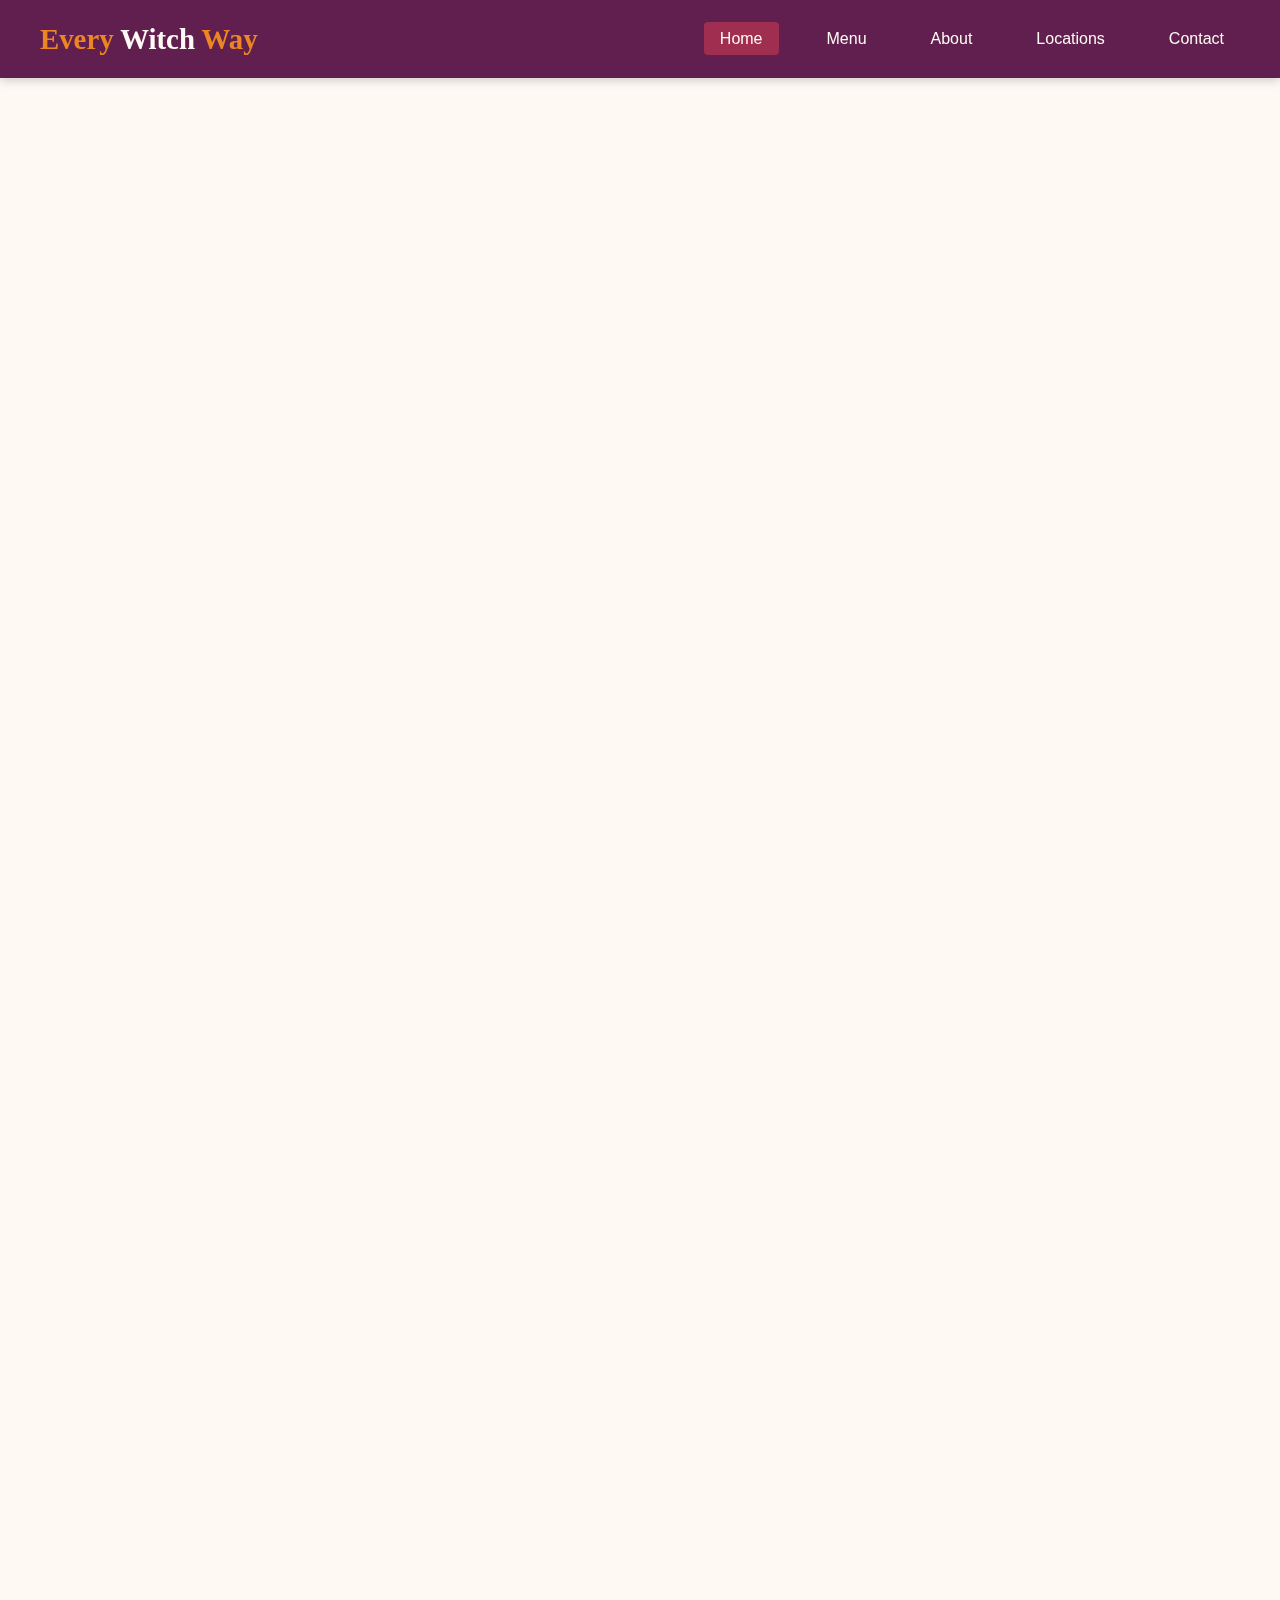
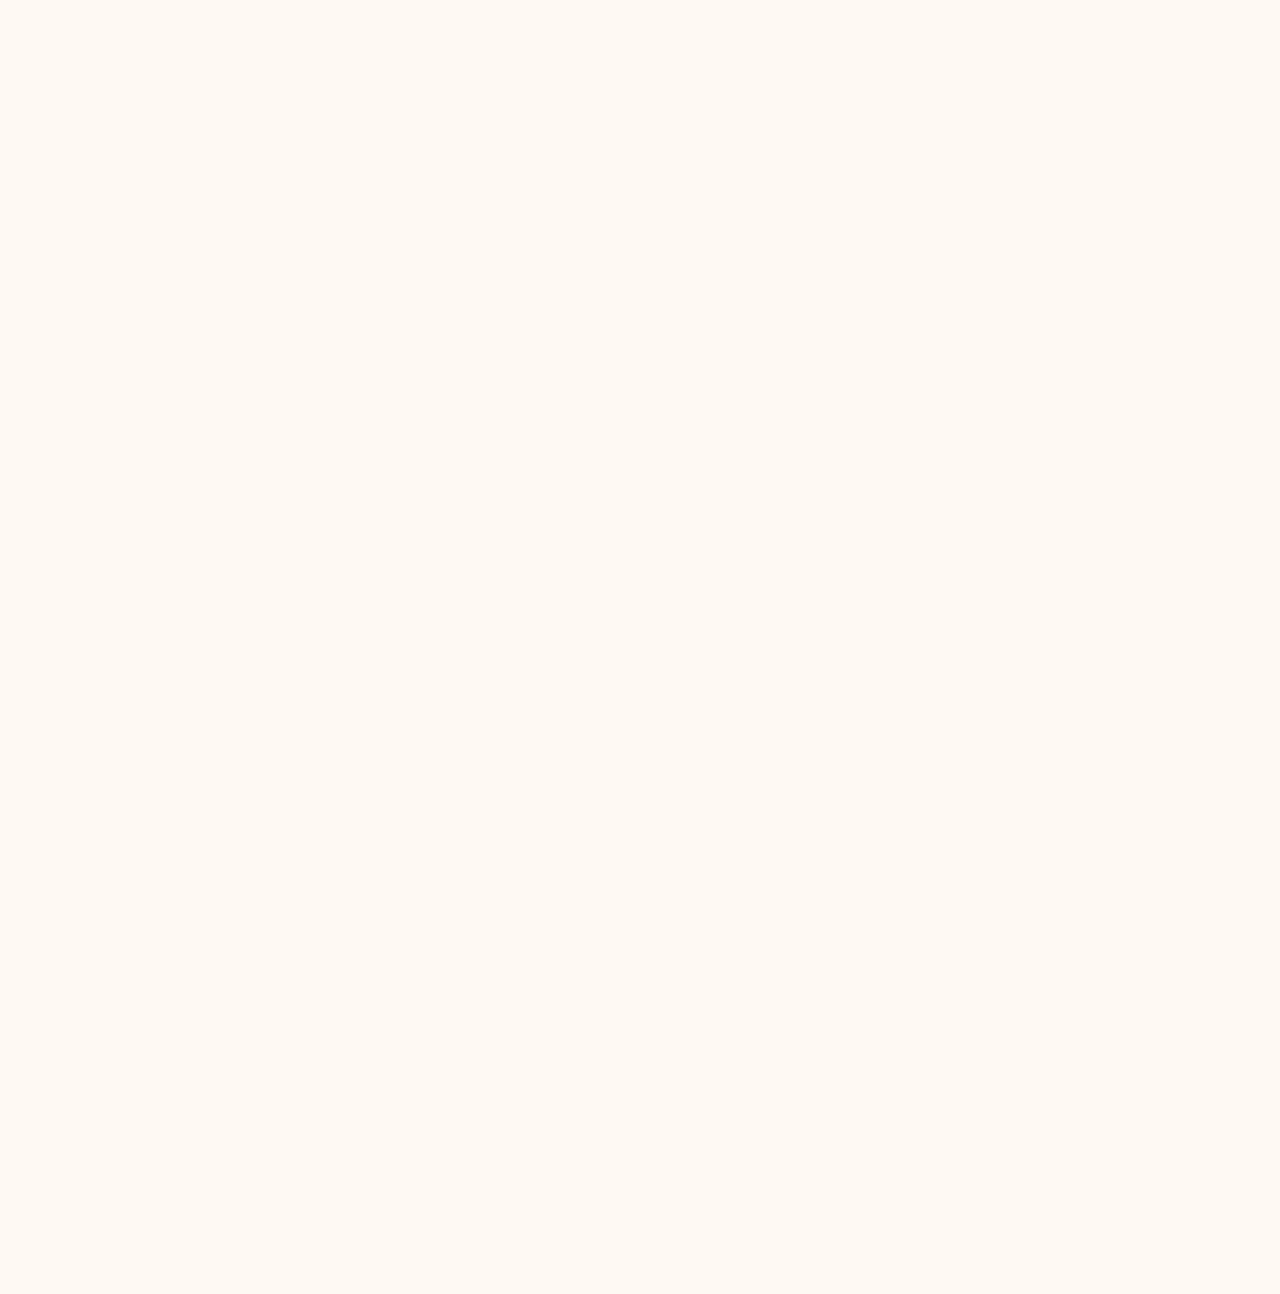
<file: index.html>
<!DOCTYPE html>
<html lang="en">

<head>
    <meta charset="UTF-8">
    <meta name="viewport" content="width=device-width, initial-scale=1.0">
    <title>Every Witch Way | Bakery & Coffee Shop</title>
    <link rel="stylesheet" href="styles.css">
</head>

<body>
    <!-- Header/Navigation -->
    <header>
        <nav>
            <a href="index.html" class="logo">Every <span>Witch</span> Way</a>
            <div class="nav-toggle" onclick="toggleNav()">
                <span></span>
                <span></span>
                <span></span>
            </div>
            <ul class="nav-links" id="navLinks">
                <li><a href="index.html" class="active">Home</a></li>
                <li><a href="menu.html">Menu</a></li>
                <li><a href="about.html">About</a></li>
                <li><a href="locations.html">Locations</a></li>
                <li><a href="contact.html">Contact</a></li>
            </ul>
        </nav>
    </header>

    <!-- Page Content Wrapper for Transitions -->
    <div class="page-wrapper">
        <!-- Hero Section -->
        <section class="hero">
            <div class="hero-content">
                <h1>Every Witch Way</h1>
                <p class="tagline">"Come sit a spell"</p>
                <p>Where enchanting pastries meet perfectly crafted coffee in the heart of downtown Orlando. A cozy
                    haven for students, dreamers, and anyone seeking a magical escape.</p>
                <a href="menu.html" class="btn btn-primary">View Our Menu</a>
            </div>
        </section>

        <!-- Featured Items Section -->
        <section class="featured">
            <div class="container">
                <h2>Bewitching Favorites</h2>
                <div class="featured-grid">
                    <div class="featured-item">
                        <div class="image-container">
                            <img src="images/featured-latte.jpg"
                                alt="Witch's Brew Latte - Seasonal pumpkin spice latte with cinnamon">
                        </div>
                        <div class="featured-item-content">
                            <h3>Witch's Brew Latte</h3>
                            <p>Our signature espresso blend infused with autumn spices, topped with velvety foam and a
                                sprinkle of cinnamon magic.</p>
                        </div>
                    </div>
                    <div class="featured-item">
                        <div class="image-container">
                            <img src="images/featured-croissants.jpg"
                                alt="Cauldron Croissants - Fresh baked butter croissants">
                        </div>
                        <div class="featured-item-content">
                            <h3>Cauldron Croissants</h3>
                            <p>Flaky, buttery layers of perfection baked fresh every morning. Available in classic,
                                chocolate, and seasonal flavors.</p>
                        </div>
                    </div>
                    <div class="featured-item">
                        <div class="image-container">
                            <img src="images/featured-mocha.jpg"
                                alt="Moonlit Mocha - Rich dark chocolate espresso drink">
                        </div>
                        <div class="featured-item-content">
                            <h3>Moonlit Mocha</h3>
                            <p>Rich dark chocolate meets bold espresso in this enchanting creation, finished with
                                house-made whipped cream.</p>
                        </div>
                    </div>
                </div>
            </div>
        </section>

        <!-- About Preview Section -->
        <section class="about-preview">
            <div class="container">
                <div class="about-grid">
                    <div class="about-text">
                        <h2>More Than a Coffee Shop</h2>
                        <p>Every Witch Way is where the art of baking meets the craft of coffee. We've created a
                            sanctuary where the aroma of freshly baked goods mingles with the rich scent of expertly
                            brewed coffee.</p>
                        <p>Whether you're a college student seeking the perfect study spot, a remote worker needing a
                            change of scenery, or simply someone who appreciates quality treats, our doors are open to
                            you.</p>
                        <p>Step inside and discover why our regulars call us their home away from home. With cozy
                            corners, reliable WiFi, and a warm atmosphere that celebrates the magic of autumn
                            year-round, you'll find it hard to leave.</p>
                        <a href="about.html" class="btn btn-primary">Our Story</a>
                    </div>
                    <div class="image-container">
                        <img src="images/cafe-interior.jpg" alt="Every Witch Way cafe interior with cozy autumn decor">
                    </div>
                </div>
            </div>
        </section>

        <!-- Hours Section -->
        <section class="hours-section">
            <div class="container">
                <h2>Cafe Hours</h2>
                <div class="hours-grid">
                    <div class="hours-item">
                        <h3>Monday - Friday</h3>
                        <p>6:30 AM - 10:00 PM</p>
                    </div>
                    <div class="hours-item">
                        <h3>Saturday</h3>
                        <p>7:00 AM - 11:00 PM</p>
                    </div>
                    <div class="hours-item">
                        <h3>Sunday</h3>
                        <p>8:00 AM - 8:00 PM</p>
                    </div>
                </div>
            </div>
        </section>

        <!-- Footer -->
        <footer>
            <div class="footer-content">
                <div class="footer-section">
                    <h4>Every Witch Way</h4>
                    <p>A magical bakery and coffee experience in the heart of Orlando.</p>
                </div>
                <div class="footer-section">
                    <h4>Quick Links</h4>
                    <a href="index.html">Home</a>
                    <a href="menu.html">Menu</a>
                    <a href="about.html">About</a>
                    <a href="locations.html">Locations</a>
                    <a href="contact.html">Contact</a>
                </div>
                <div class="footer-section">
                    <h4>Downtown Orlando</h4>
                    <p>123 Enchanted Lane<br>Orlando, FL 32801</p>
                    <p>Phone: (407) 555-BREW</p>
                </div>
                <div class="footer-section">
                    <h4>Follow the Magic</h4>
                    <a href="#">Instagram</a>
                    <a href="#">Facebook</a>
                    <a href="#">Twitter</a>
                </div>
            </div>
            <div class="footer-bottom">
                <p>&copy; 2024 Every Witch Way. All rights reserved.</p>
            </div>
        </footer>
    </div>

    <script src="scripts.js"></script>
</body>

</html>
</file>
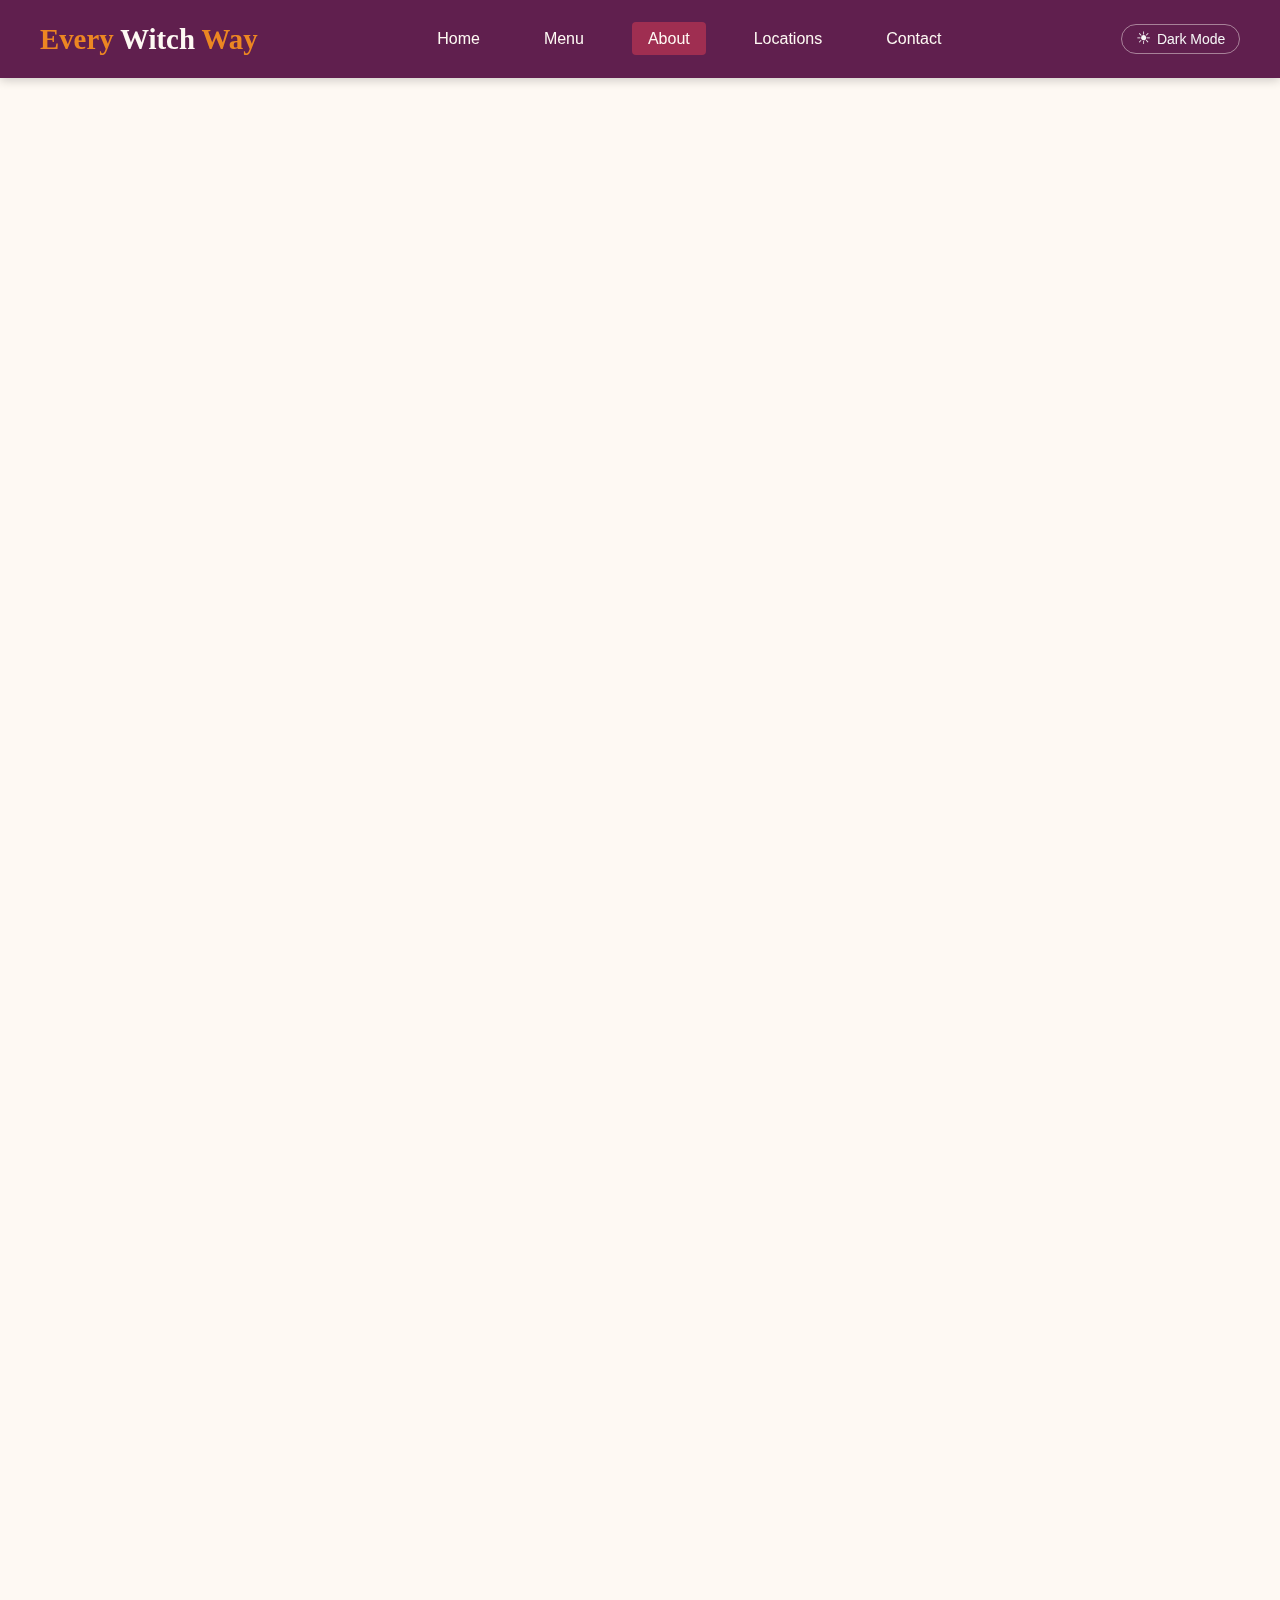
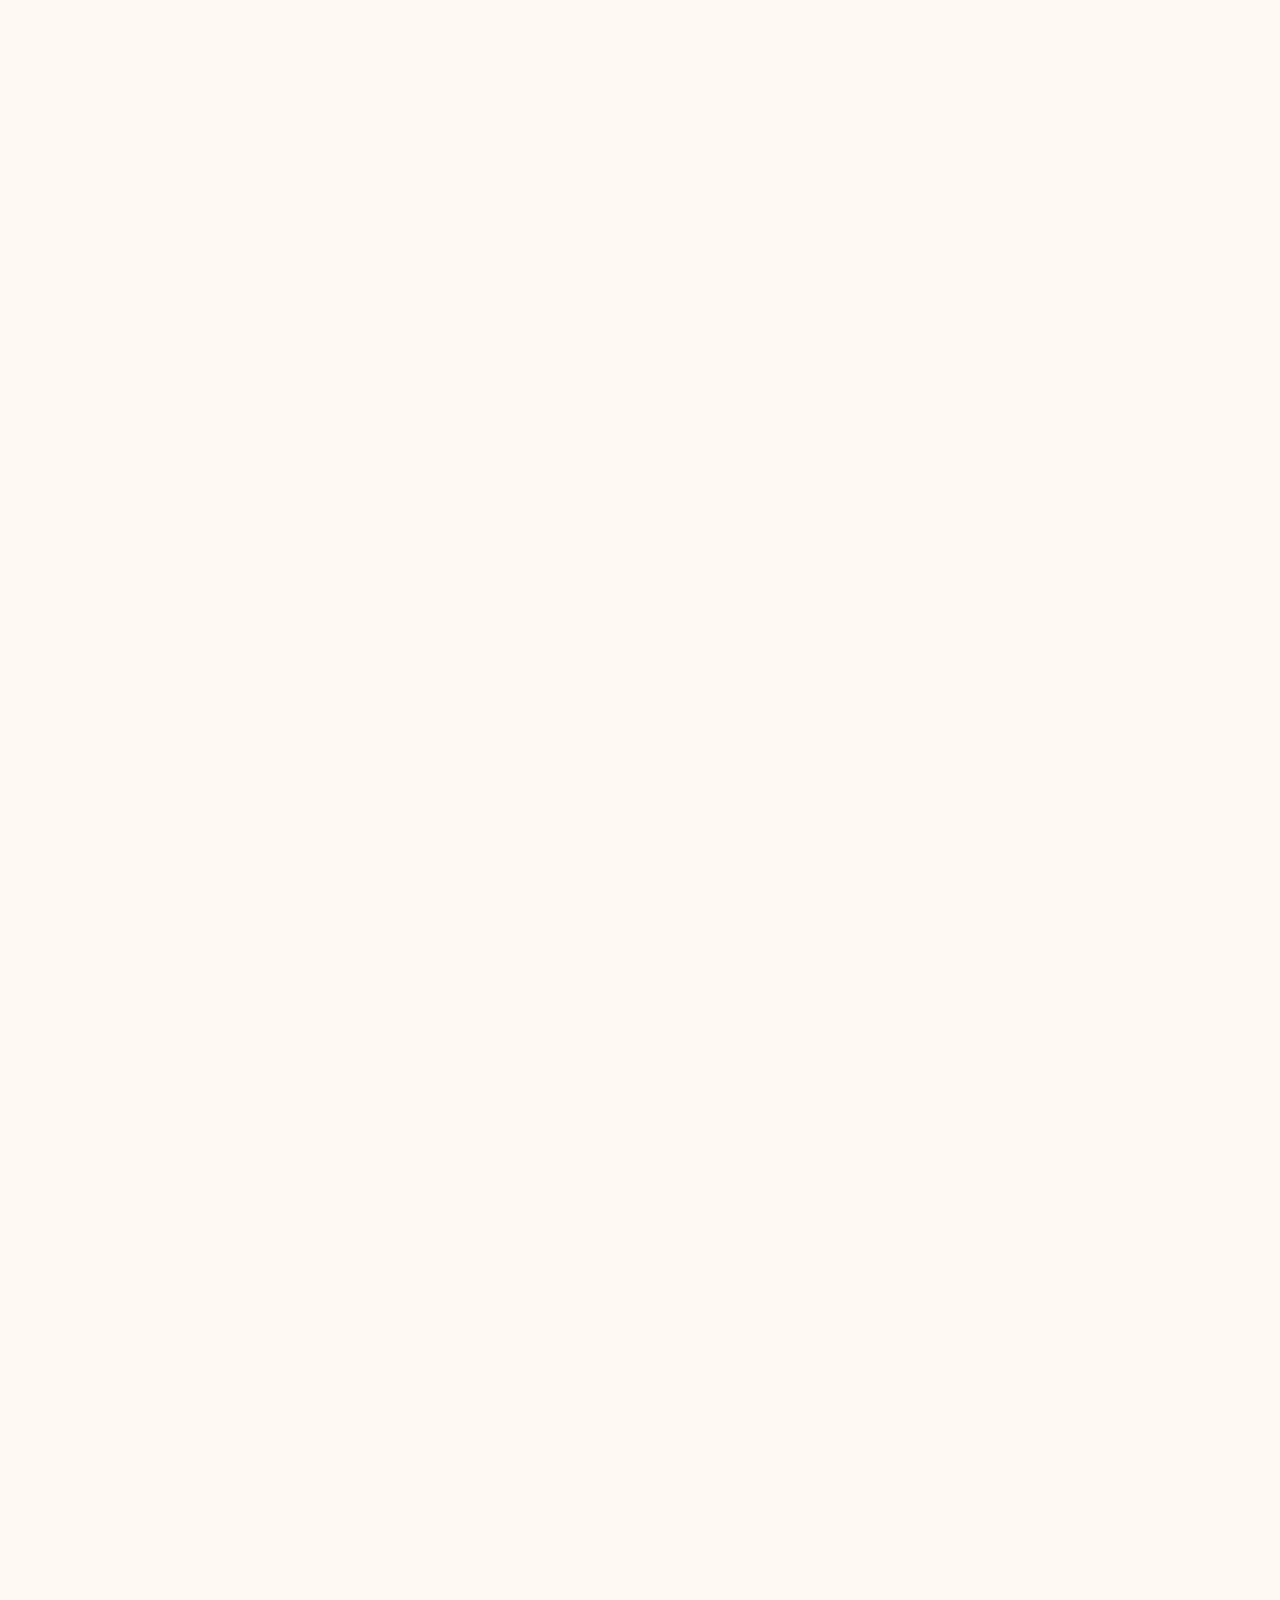
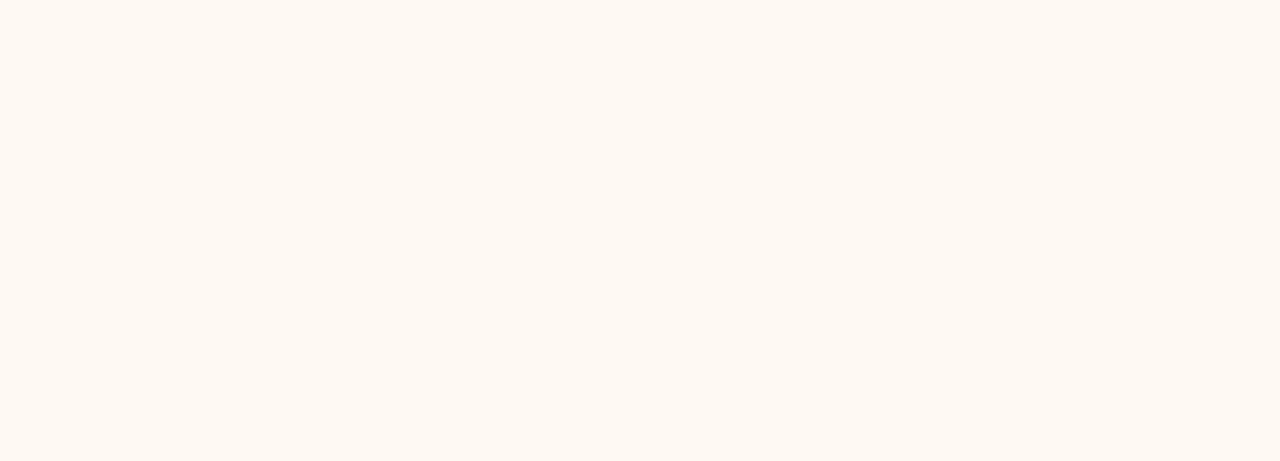
<file: about.html>
<!DOCTYPE html>
<html lang="en">
<head>
    <meta charset="UTF-8">
    <meta name="viewport" content="width=device-width, initial-scale=1.0">
    <title>About | Every Witch Way</title>
    <link rel="stylesheet" href="styles.css">
    <script>
        (function () {
            try {
                var saved = localStorage.getItem('theme');
                var prefersDark = window.matchMedia('(prefers-color-scheme: dark)').matches;
                var theme = saved ?? (prefersDark ? 'dark' : 'light');
                document.documentElement.setAttribute('data-theme', theme);
            } catch (e) {}
        })();
    </script>
</head>
<body>
    <!-- Header/Navigation -->
    <header>
        <nav>
            <a href="index.html" class="logo">Every <span>Witch</span> Way</a>
            <div class="nav-toggle" onclick="toggleNav()">
                <span></span>
                <span></span>
                <span></span>
            </div>
            <button id="theme-toggle" type="button">Dark Mode</button>
            <ul class="nav-links" id="navLinks">
                <li><a href="index.html">Home</a></li>
                <li><a href="menu.html">Menu</a></li>
                <li><a href="about.html" class="active">About</a></li>
                <li><a href="locations.html">Locations</a></li>
                <li><a href="contact.html">Contact</a></li>
            </ul>
        </nav>
    </header>

    <!-- Page Content Wrapper for Transitions -->
    <div class="page-wrapper">
        <!-- About Hero -->
        <section class="hero" style="padding: 4rem 2rem;">
            <div class="hero-content">
                <h1>Our Story</h1>
                <p>Where passion for baking and love for coffee create something truly magical</p>
            </div>
        </section>

        <!-- Story Section -->
        <section class="story-section">
            <div class="container">
                <div class="story-content">
                    <div>
                        <h2 style="text-align: left;">A Fusion of Two Worlds</h2>
                        <p>Every Witch Way was born from a simple observation: why should you have to choose between an exceptional bakery and an outstanding coffee shop? In 2018, we set out to create a space where artisan baking and craft coffee coexist in perfect harmony.</p>
                        <p>Our founders, lifelong friends who met in culinary school, shared a vision of creating the ultimate neighborhood hangout. One was a pastry chef trained in Paris, the other a coffee roaster who had traveled the world studying brewing techniques. Together, they created Every Witch Way.</p>
                        <p>The name came from our belief that there's magic in bringing people together over great food and drink. We wanted a space that felt like a warm hug on a crisp autumn day, where the stress of daily life melts away the moment you walk through our doors.</p>
                        <p>What started as a small corner shop in downtown Orlando has grown into a beloved Central Florida institution, but our commitment to quality and community remains unchanged.</p>
                    </div>
                    <div class="image-container">
                        <img src="images/founders.jpg" alt="Every Witch Way founders in the original downtown Orlando location">
                    </div>
                </div>
            </div>
        </section>

        <!-- Mission Section -->
        <section class="mission-section">
            <div class="container">
                <h2>Our Mission</h2>
                <p style="max-width: 700px; margin: 0 auto; font-size: 1.2rem;">To create a welcoming sanctuary where exceptional baked goods and perfectly crafted beverages bring people together, one cup and one bite at a time.</p>
                <div class="mission-points">
                    <div class="mission-point">
                        <h3>Quality First</h3>
                        <p>We source the finest ingredients from local farms and trusted suppliers. Our coffee beans are ethically sourced and roasted in small batches. Every pastry is made from scratch, every day.</p>
                    </div>
                    <div class="mission-point">
                        <h3>Community Focus</h3>
                        <p>We believe a cafe should be more than a transaction. We've designed our spaces to encourage connection, whether you're studying alone, catching up with friends, or meeting someone new.</p>
                    </div>
                    <div class="mission-point">
                        <h3>Constant Innovation</h3>
                        <p>While we honor traditional techniques, we're always experimenting. Our seasonal menus reflect our curiosity and desire to surprise and delight our guests with new flavors.</p>
                    </div>
                </div>
            </div>
        </section>

        <!-- Team Section -->
        <section class="team-section">
            <div class="container">
                <h2>The Makers of Magic</h2>
                <div class="team-grid">
                    <div class="team-member">
                        <div class="image-container">
                            <img src="images/team-elena.jpg" alt="Elena Rodriguez - Co-Founder and Head Baker">
                        </div>
                        <h3>Elena Rodriguez</h3>
                        <p class="role">Co-Founder & Head Baker</p>
                        <p>Trained at Le Cordon Bleu Paris, Elena brings European technique and Florida creativity to every pastry she creates. Her cinnamon rolls have been called "life-changing."</p>
                    </div>
                    <div class="team-member">
                        <div class="image-container">
                            <img src="images/team-marcus.jpg" alt="Marcus Chen - Co-Founder and Coffee Director">
                        </div>
                        <h3>Marcus Chen</h3>
                        <p class="role">Co-Founder & Coffee Director</p>
                        <p>After apprenticing with roasters in Ethiopia, Colombia, and Italy, Marcus developed our signature blends. He personally trains every barista on our team.</p>
                    </div>
                    <div class="team-member">
                        <div class="image-container">
                            <img src="images/team-sophie.jpg" alt="Sophie Williams - Pastry Chef">
                        </div>
                        <h3>Sophie Williams</h3>
                        <p class="role">Pastry Chef</p>
                        <p>Sophie joined us three years ago and has become the creative force behind our seasonal specials. Her cauldron cakes are a customer favorite.</p>
                    </div>
                </div>
            </div>
        </section>

        <!-- What Sets Us Apart -->
        <section class="featured">
            <div class="container">
                <h2>What Sets Us Apart</h2>
                <div class="featured-grid">
                    <div class="featured-item">
                        <div class="featured-item-content">
                            <h3>Baked Fresh Daily</h3>
                            <p>We start baking at 4 AM every single day. No day-old pastries, no frozen dough. When you bite into a croissant at Every Witch Way, you're tasting something that was in our oven just hours ago.</p>
                        </div>
                    </div>
                    <div class="featured-item">
                        <div class="featured-item-content">
                            <h3>Study-Friendly Spaces</h3>
                            <p>We get it - you need a place to focus. That's why we offer plenty of outlets, fast WiFi, and quiet corners designed for productivity. Stay as long as you need.</p>
                        </div>
                    </div>
                    <div class="featured-item">
                        <div class="featured-item-content">
                            <h3>Year-Round Autumn Vibes</h3>
                            <p>In Florida, we don't get much fall weather. But at Every Witch Way, it's always sweater season. Our cozy atmosphere brings the comfort of autumn regardless of what's happening outside.</p>
                        </div>
                    </div>
                </div>
            </div>
        </section>

        <!-- Footer -->
        <footer>
            <div class="footer-content">
                <div class="footer-section">
                    <h4>Every Witch Way</h4>
                    <p>A magical bakery and coffee experience in the heart of Orlando.</p>
                </div>
                <div class="footer-section">
                    <h4>Quick Links</h4>
                    <a href="index.html">Home</a>
                    <a href="menu.html">Menu</a>
                    <a href="about.html">About</a>
                    <a href="locations.html">Locations</a>
                    <a href="contact.html">Contact</a>
                </div>
                <div class="footer-section">
                    <h4>Downtown Orlando</h4>
                    <p>123 Enchanted Lane<br>Orlando, FL 32801</p>
                    <p>Phone: (407) 555-BREW</p>
                </div>
                <div class="footer-section">
                    <h4>Follow the Magic</h4>
                    <a href="#">Instagram</a>
                    <a href="#">Facebook</a>
                    <a href="#">Twitter</a>
                </div>
            </div>
            <div class="footer-bottom">
                <p>&copy; 2024 Every Witch Way. All rights reserved.</p>
            </div>
        </footer>
    </div>

    <script src="scripts.js"></script>
</body>
</html>
</file>
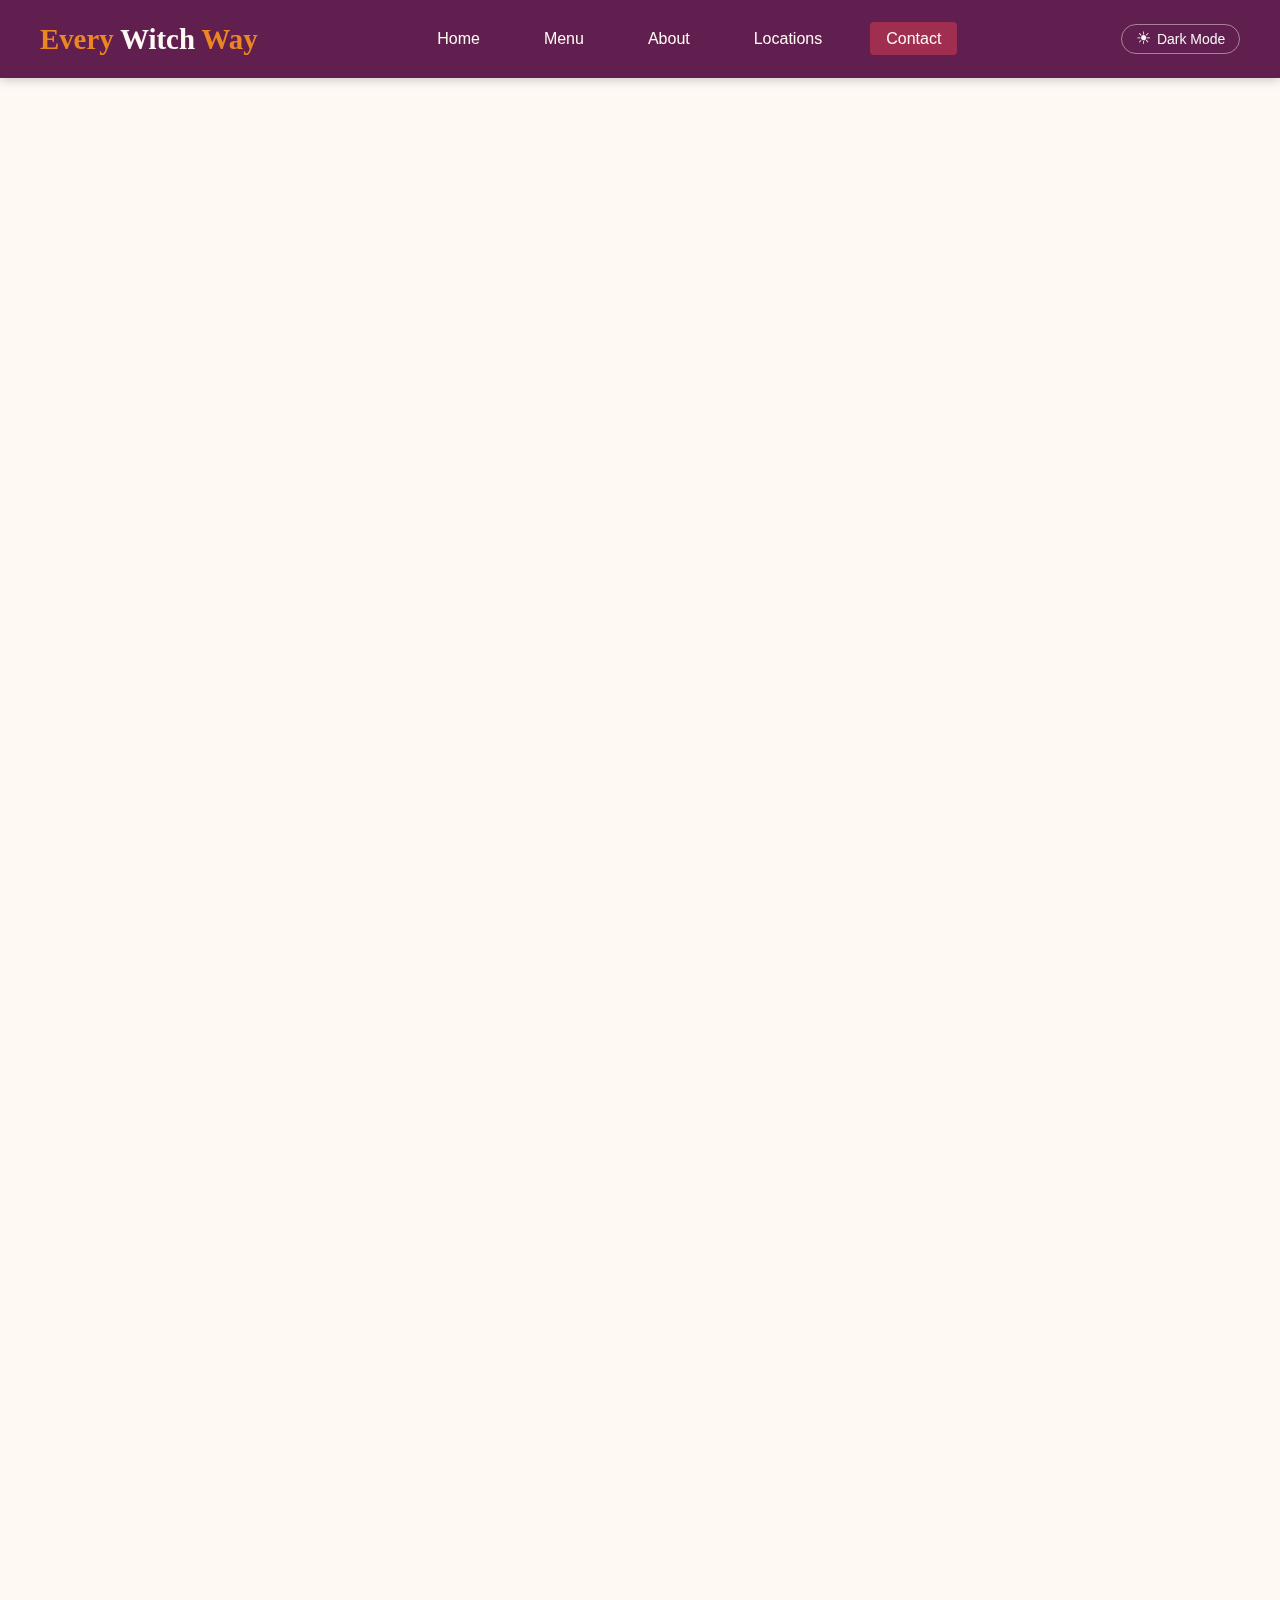
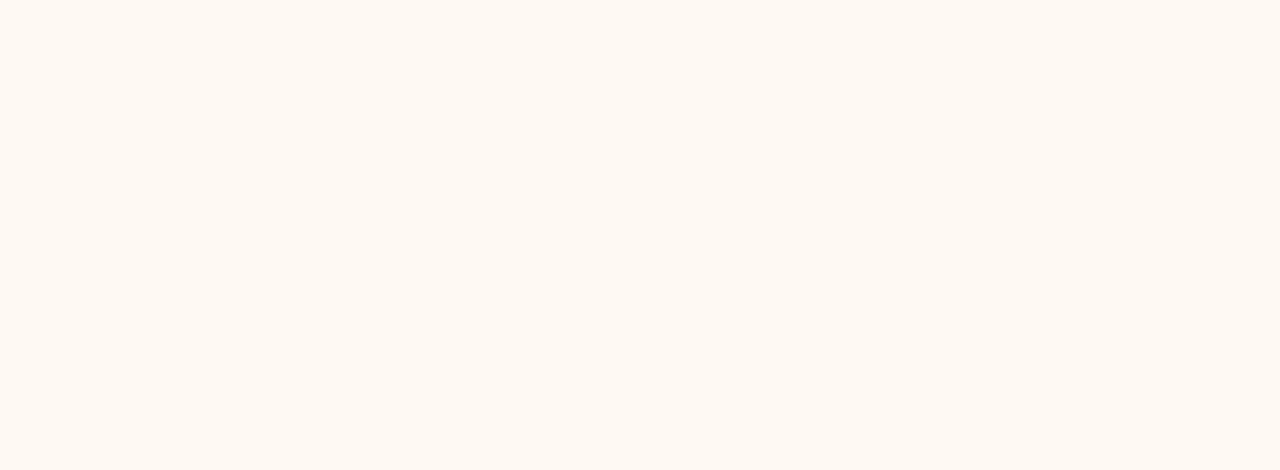
<file: contact.html>
<!DOCTYPE html>
<html lang="en">
<head>
    <meta charset="UTF-8">
    <meta name="viewport" content="width=device-width, initial-scale=1.0">
    <title>Contact | Every Witch Way</title>
    <link rel="stylesheet" href="styles.css">
    <script>
        (function () {
            try {
                var saved = localStorage.getItem('theme');
                var prefersDark = window.matchMedia('(prefers-color-scheme: dark)').matches;
                var theme = saved ?? (prefersDark ? 'dark' : 'light');
                document.documentElement.setAttribute('data-theme', theme);
            } catch (e) {}
        })();
    </script>
</head>
<body>
    <!-- Header/Navigation -->
    <header>
        <nav>
            <a href="index.html" class="logo">Every <span>Witch</span> Way</a>
            <div class="nav-toggle" onclick="toggleNav()">
                <span></span>
                <span></span>
                <span></span>
            </div>
            <button id="theme-toggle" type="button">Dark Mode</button>
            <ul class="nav-links" id="navLinks">
                <li><a href="index.html">Home</a></li>
                <li><a href="menu.html">Menu</a></li>
                <li><a href="about.html">About</a></li>
                <li><a href="locations.html">Locations</a></li>
                <li><a href="contact.html" class="active">Contact</a></li>
            </ul>
        </nav>
    </header>

    <!-- Page Content Wrapper for Transitions -->
    <div class="page-wrapper">
        <!-- Contact Hero -->
        <section class="contact-hero">
            <div class="hero-content">
                <h1>Get in Touch</h1>
                <p>Have a question, comment, or just want to say hello? We'd love to hear from you. Reach out and we'll respond as soon as possible.</p>
            </div>
        </section>

        <!-- Contact Content -->
        <section class="contact-content">
            <div class="container">
                <div class="contact-grid">
                    <!-- Contact Form -->
                    <div class="contact-form">
                        <h3>Send Us a Message</h3>
                        <form id="contactForm" onsubmit="handleSubmit(event)">
                            <div class="form-group">
                                <label for="name">Your Name</label>
                                <input type="text" id="name" name="name" required placeholder="Enter your name" autocomplete="name">
                                <span class="field-error" id="name-error" aria-live="polite"></span>
                            </div>
                            <div class="form-group">
                                <label for="email">Email Address</label>
                                <input type="email" id="email" name="email" required placeholder="Enter your email" autocomplete="email">
                                <span class="field-error" id="email-error" aria-live="polite"></span>
                            </div>
                            <div class="form-group">
                                <label for="subject">Subject</label>
                                <select id="subject" name="subject" required>
                                    <option value="">Select a topic</option>
                                    <option value="general">General Inquiry</option>
                                    <option value="catering">Catering Request</option>
                                    <option value="feedback">Feedback</option>
                                    <option value="careers">Career Opportunities</option>
                                    <option value="other">Other</option>
                                </select>
                                <span class="field-error" id="subject-error" aria-live="polite"></span>
                            </div>
                            <div class="form-group">
                                <label for="message">Your Message</label>
                                <textarea id="message" name="message" required placeholder="How can we help you?"></textarea>
                                <span class="field-error" id="message-error" aria-live="polite"></span>
                            </div>
                            <button type="submit" class="btn btn-primary" disabled>Send Message</button>
                        </form>
                    </div>

                    <!-- Contact Info -->
                    <div class="contact-info">
                        <h3>Contact Information</h3>
                        <div class="info-item">
                            <div class="info-icon">@</div>
                            <div>
                                <strong>Email</strong>
                                <p style="margin-bottom: 0;">hello@everywitchway.cafe</p>
                            </div>
                        </div>
                        <div class="info-item">
                            <div class="info-icon">P</div>
                            <div>
                                <strong>Phone (Downtown)</strong>
                                <p style="margin-bottom: 0;">(407) 555-BREW</p>
                            </div>
                        </div>
                        <div class="info-item">
                            <div class="info-icon">H</div>
                            <div>
                                <strong>Flagship Hours</strong>
                                <p style="margin-bottom: 0;">Mon-Fri: 6:30 AM - 10:00 PM<br>Sat: 7:00 AM - 11:00 PM<br>Sun: 8:00 AM - 8:00 PM</p>
                            </div>
                        </div>
                        <div class="info-item">
                            <div class="info-icon">L</div>
                            <div>
                                <strong>Flagship Location</strong>
                                <p style="margin-bottom: 0;">123 Enchanted Lane<br>Orlando, FL 32801</p>
                            </div>
                        </div>
                    </div>
                </div>
            </div>
        </section>

        <!-- FAQ Section -->
        <section class="featured">
            <div class="container">
                <h2>Frequently Asked Questions</h2>
                <div class="featured-grid">
                    <div class="featured-item">
                        <div class="featured-item-content">
                            <h3>Do you offer catering?</h3>
                            <p>Yes! We offer catering for events of all sizes. From breakfast meetings to wedding dessert tables, we'd love to be part of your special occasion. Contact us for a custom quote.</p>
                        </div>
                    </div>
                    <div class="featured-item">
                        <div class="featured-item-content">
                            <h3>Is there WiFi available?</h3>
                            <p>Absolutely! All our locations offer free, high-speed WiFi. We're proud to be a favorite study spot for local college students. Stay as long as you like!</p>
                        </div>
                    </div>
                    <div class="featured-item">
                        <div class="featured-item-content">
                            <h3>Are you hiring?</h3>
                            <p>We're always looking for passionate team members who love coffee, pastries, and creating great experiences. Send us your resume using the contact form above!</p>
                        </div>
                    </div>
                </div>
            </div>
        </section>

        <!-- Footer -->
        <footer>
            <div class="footer-content">
                <div class="footer-section">
                    <h4>Every Witch Way</h4>
                    <p>A magical bakery and coffee experience in the heart of Orlando.</p>
                </div>
                <div class="footer-section">
                    <h4>Quick Links</h4>
                    <a href="index.html">Home</a>
                    <a href="menu.html">Menu</a>
                    <a href="about.html">About</a>
                    <a href="locations.html">Locations</a>
                    <a href="contact.html">Contact</a>
                </div>
                <div class="footer-section">
                    <h4>Downtown Orlando</h4>
                    <p>123 Enchanted Lane<br>Orlando, FL 32801</p>
                    <p>Phone: (407) 555-BREW</p>
                </div>
                <div class="footer-section">
                    <h4>Follow the Magic</h4>
                    <a href="#">Instagram</a>
                    <a href="#">Facebook</a>
                    <a href="#">Twitter</a>
                </div>
            </div>
            <div class="footer-bottom">
                <p>&copy; 2024 Every Witch Way. All rights reserved.</p>
            </div>
        </footer>
    </div>

    <script src="scripts.js"></script>
</body>
</html>
</file>
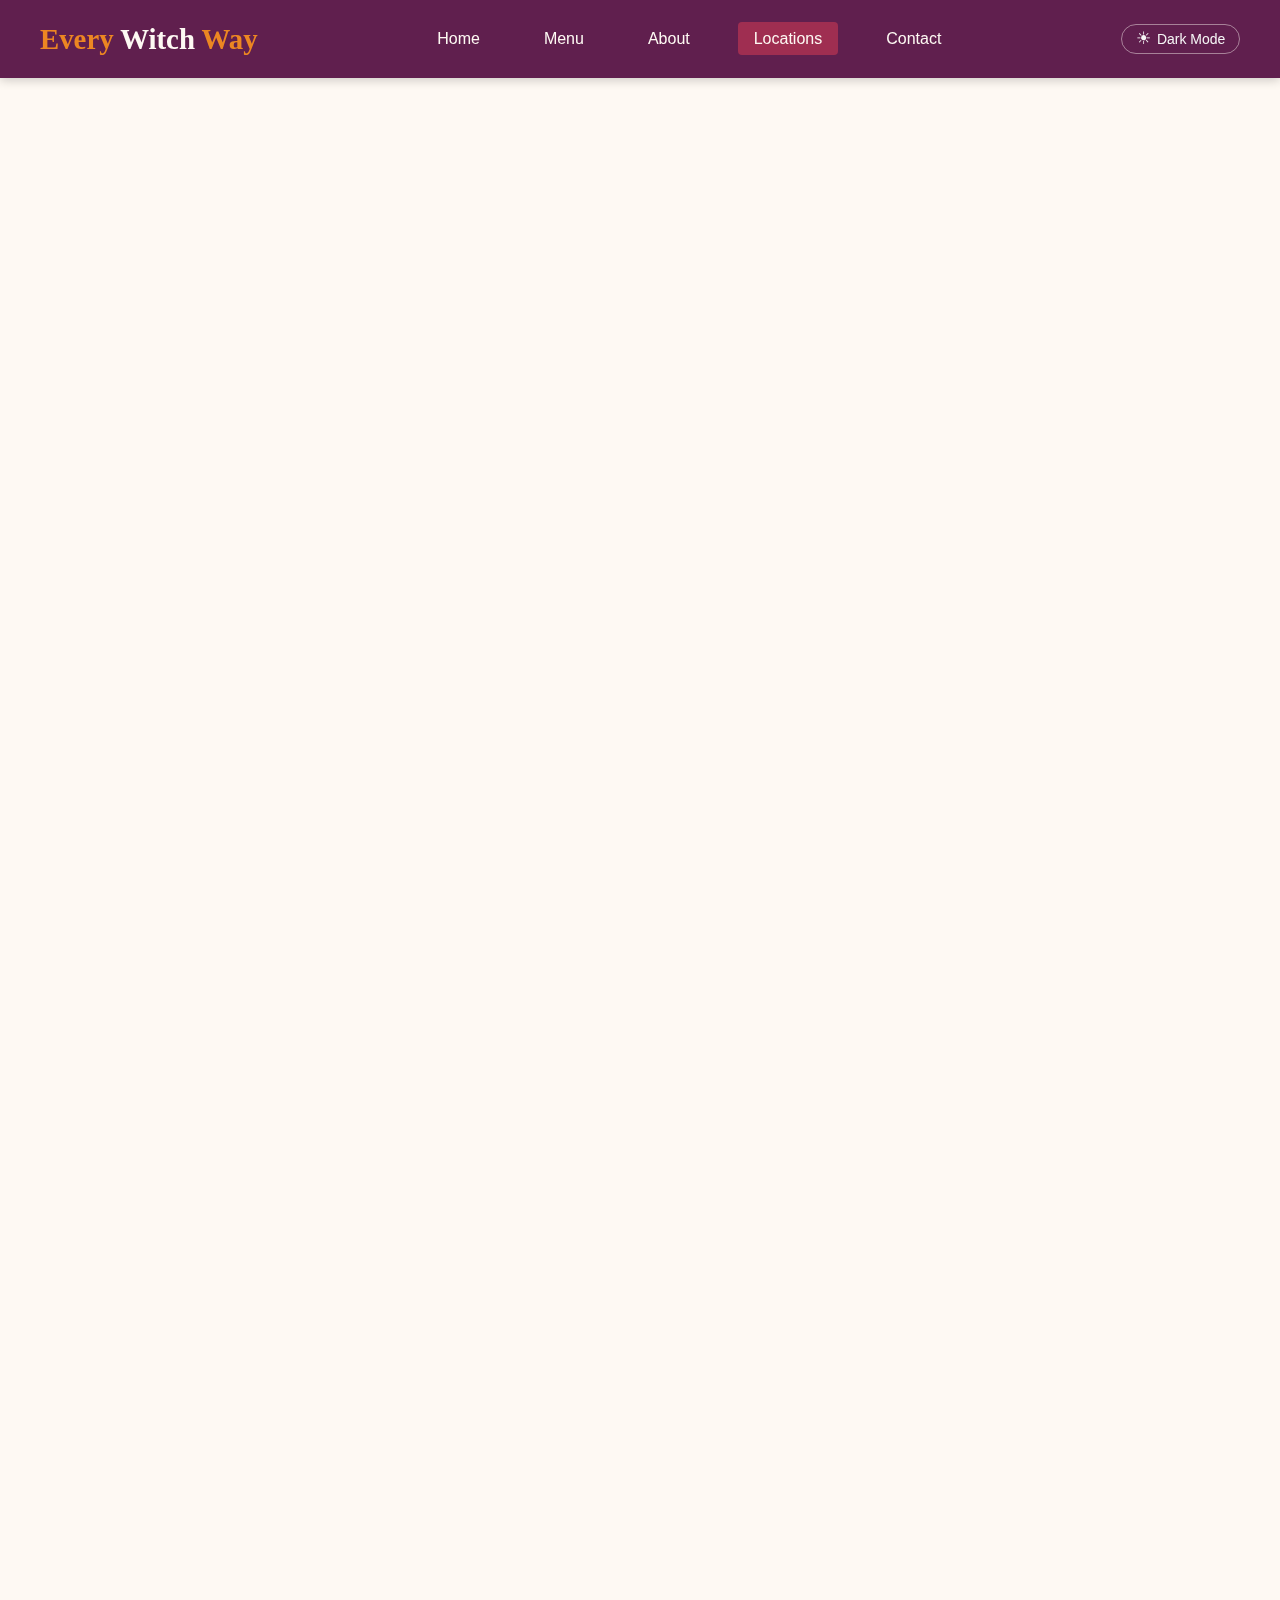
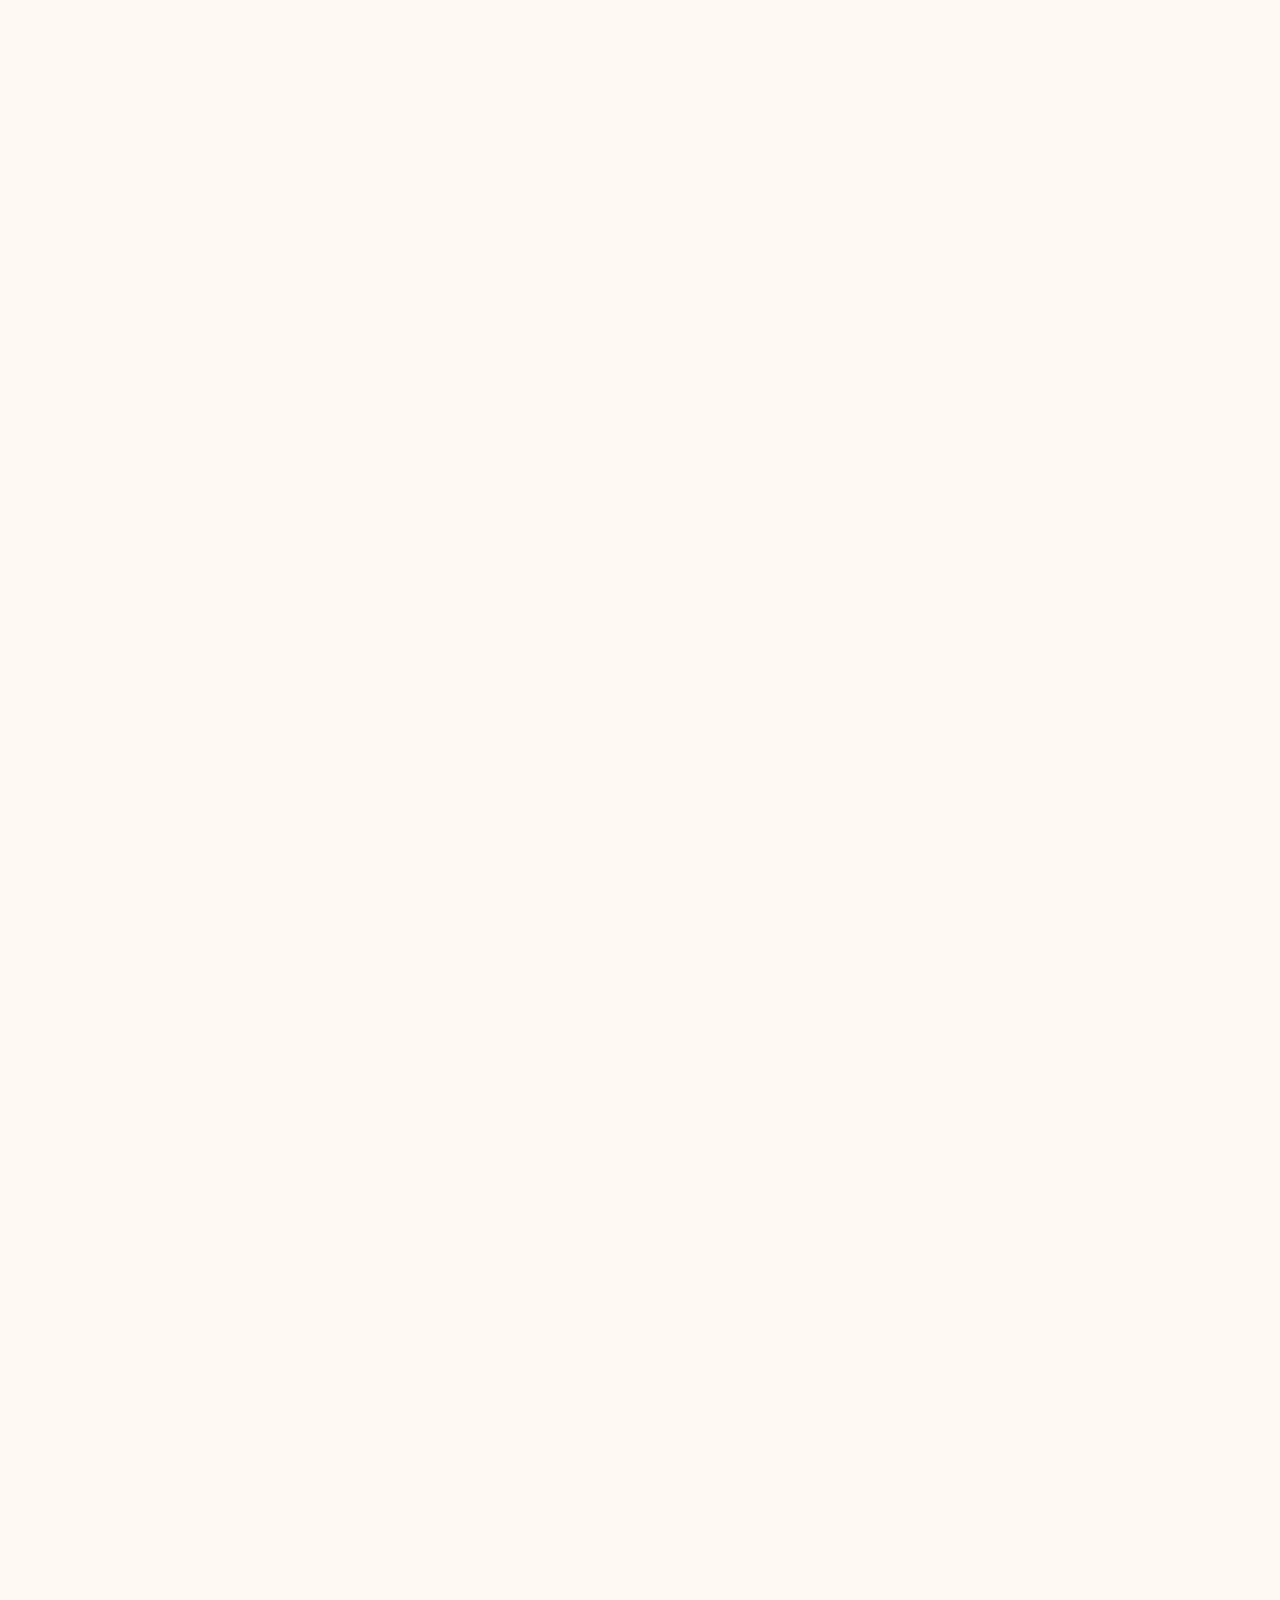
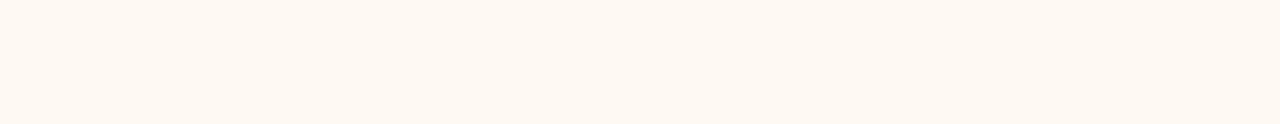
<file: locations.html>
<!DOCTYPE html>
<html lang="en">
<head>
    <meta charset="UTF-8">
    <meta name="viewport" content="width=device-width, initial-scale=1.0">
    <title>Locations | Every Witch Way</title>
    <link rel="stylesheet" href="styles.css">
    <script>
        (function () {
            var saved = localStorage.getItem('theme');
            var prefersDark = window.matchMedia('(prefers-color-scheme: dark)').matches;
            var theme = saved ?? (prefersDark ? 'dark' : 'light');
            document.documentElement.setAttribute('data-theme', theme);
        })();
    </script>
</head>
<body>
    <!-- Header/Navigation -->
    <header>
        <nav>
            <a href="index.html" class="logo">Every <span>Witch</span> Way</a>
            <div class="nav-toggle" onclick="toggleNav()">
                <span></span>
                <span></span>
                <span></span>
            </div>
            <button id="theme-toggle" type="button">Dark Mode</button>
            <ul class="nav-links" id="navLinks">
                <li><a href="index.html">Home</a></li>
                <li><a href="menu.html">Menu</a></li>
                <li><a href="about.html">About</a></li>
                <li><a href="locations.html" class="active">Locations</a></li>
                <li><a href="contact.html">Contact</a></li>
            </ul>
        </nav>
    </header>

    <!-- Page Content Wrapper for Transitions -->
    <div class="page-wrapper">
        <!-- Locations Hero -->
        <section class="hero" style="padding: 4rem 2rem;">
            <div class="hero-content">
                <h1>Our Locations</h1>
                <p>Find your nearest Every Witch Way cafe in the Central Florida area</p>
            </div>
        </section>

        <!-- Locations Introduction -->
        <section class="locations-intro">
            <div class="container">
                <h2>Three Enchanting Locations</h2>
                <p style="max-width: 700px; margin: 0 auto;">What started as a single shop in downtown Orlando has grown to three locations across Central Florida. Each cafe has its own unique character while maintaining the cozy, welcoming atmosphere we're known for.</p>
            </div>
        </section>

        <!-- Location Cards -->
        <section class="locations-grid">
            <div class="container">
                <!-- Downtown Orlando - Flagship -->
                <div class="location-card">
                    <div class="image-container">
                        <img src="images/location-downtown.jpg" alt="Every Witch Way Downtown Orlando flagship location">
                    </div>
                    <div class="location-info">
                        <h3>Downtown Orlando</h3>
                        <p style="color: var(--orange); font-weight: bold; margin-bottom: 1rem;">Flagship Location</p>
                        <p>Our original location in the heart of downtown Orlando. This historic building features exposed brick, high ceilings, and our largest seating area with a beautiful outdoor patio.</p>
                        <div class="address">
                            <span>123 Enchanted Lane<br>Orlando, FL 32801</span>
                        </div>
                        <div class="hours-list">
                            <h4>Hours</h4>
                            <p>Mon-Fri: 6:30 AM - 10:00 PM<br>Saturday: 7:00 AM - 11:00 PM<br>Sunday: 8:00 AM - 8:00 PM</p>
                        </div>
                        <p style="margin-top: 1rem;"><strong>Phone:</strong> (407) 555-BREW</p>
                    </div>
                </div>

                <!-- Dr. Phillips -->
                <div class="location-card">
                    <div class="image-container">
                        <img src="images/location-drphillips.jpg" alt="Every Witch Way Dr. Phillips location">
                    </div>
                    <div class="location-info">
                        <h3>Dr. Phillips</h3>
                        <p style="color: var(--burgundy); font-style: italic; margin-bottom: 1rem;">Restaurant Row Area</p>
                        <p>Nestled in the vibrant Restaurant Row area, our Dr. Phillips location offers a modern take on our classic aesthetic. Features include a dedicated study lounge and drive-through service for those on the go.</p>
                        <div class="address">
                            <span>7890 Sand Lake Road<br>Orlando, FL 32819</span>
                        </div>
                        <div class="hours-list">
                            <h4>Hours</h4>
                            <p>Mon-Fri: 6:00 AM - 9:00 PM<br>Saturday: 7:00 AM - 10:00 PM<br>Sunday: 7:00 AM - 8:00 PM</p>
                        </div>
                        <p style="margin-top: 1rem;"><strong>Phone:</strong> (407) 555-CAFE</p>
                    </div>
                </div>

                <!-- Winter Park -->
                <div class="location-card">
                    <div class="image-container">
                        <img src="images/location-winterpark.jpg" alt="Every Witch Way Winter Park location">
                    </div>
                    <div class="location-info">
                        <h3>Winter Park</h3>
                        <p style="color: var(--burgundy); font-style: italic; margin-bottom: 1rem;">Park Avenue</p>
                        <p>Our charming Winter Park location on iconic Park Avenue blends seamlessly with the area's boutique atmosphere. Enjoy our full menu in an intimate setting with a lovely garden courtyard.</p>
                        <div class="address">
                            <span>456 Park Avenue South<br>Winter Park, FL 32789</span>
                        </div>
                        <div class="hours-list">
                            <h4>Hours</h4>
                            <p>Mon-Fri: 7:00 AM - 9:00 PM<br>Saturday: 7:00 AM - 10:00 PM<br>Sunday: 8:00 AM - 7:00 PM</p>
                        </div>
                        <p style="margin-top: 1rem;"><strong>Phone:</strong> (407) 555-PARK</p>
                    </div>
                </div>
            </div>
        </section>

        <!-- Coming Soon Section -->
        <section class="mission-section">
            <div class="container" style="text-align: center;">
                <h2>Expanding the Magic</h2>
                <p style="max-width: 700px; margin: 0 auto; font-size: 1.1rem;">We're thrilled to announce that new locations are in the works! Follow us on social media to be the first to know when and where we'll be opening next. Thank you for being part of our growing family.</p>
                <div style="margin-top: 2rem;">
                    <a href="contact.html" class="btn btn-secondary">Get in Touch</a>
                </div>
            </div>
        </section>

        <!-- Footer -->
        <footer>
            <div class="footer-content">
                <div class="footer-section">
                    <h4>Every Witch Way</h4>
                    <p>A magical bakery and coffee experience in the heart of Orlando.</p>
                </div>
                <div class="footer-section">
                    <h4>Quick Links</h4>
                    <a href="index.html">Home</a>
                    <a href="menu.html">Menu</a>
                    <a href="about.html">About</a>
                    <a href="locations.html">Locations</a>
                    <a href="contact.html">Contact</a>
                </div>
                <div class="footer-section">
                    <h4>Downtown Orlando</h4>
                    <p>123 Enchanted Lane<br>Orlando, FL 32801</p>
                    <p>Phone: (407) 555-BREW</p>
                </div>
                <div class="footer-section">
                    <h4>Follow the Magic</h4>
                    <a href="#">Instagram</a>
                    <a href="#">Facebook</a>
                    <a href="#">Twitter</a>
                </div>
            </div>
            <div class="footer-bottom">
                <p>&copy; 2024 Every Witch Way. All rights reserved.</p>
            </div>
        </footer>
    </div>

    <script src="scripts.js"></script>
</body>
</html>
</file>
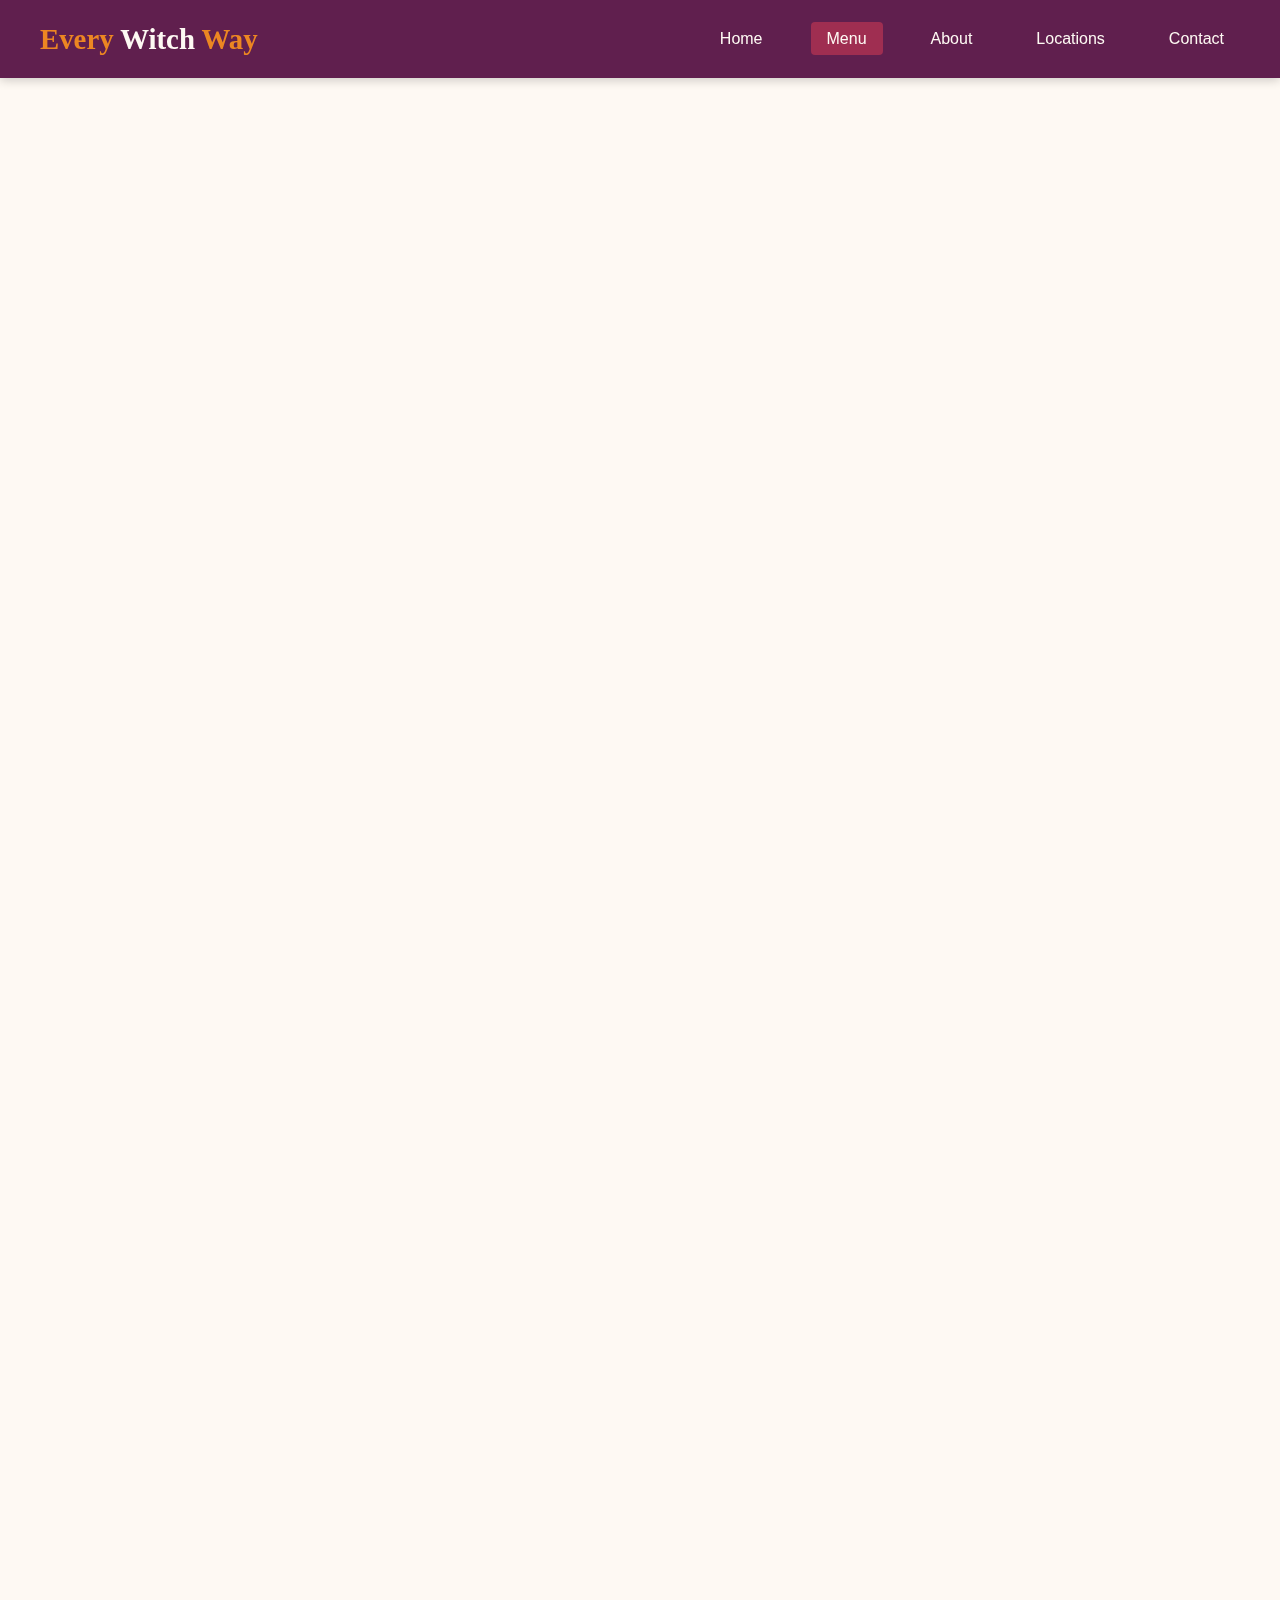
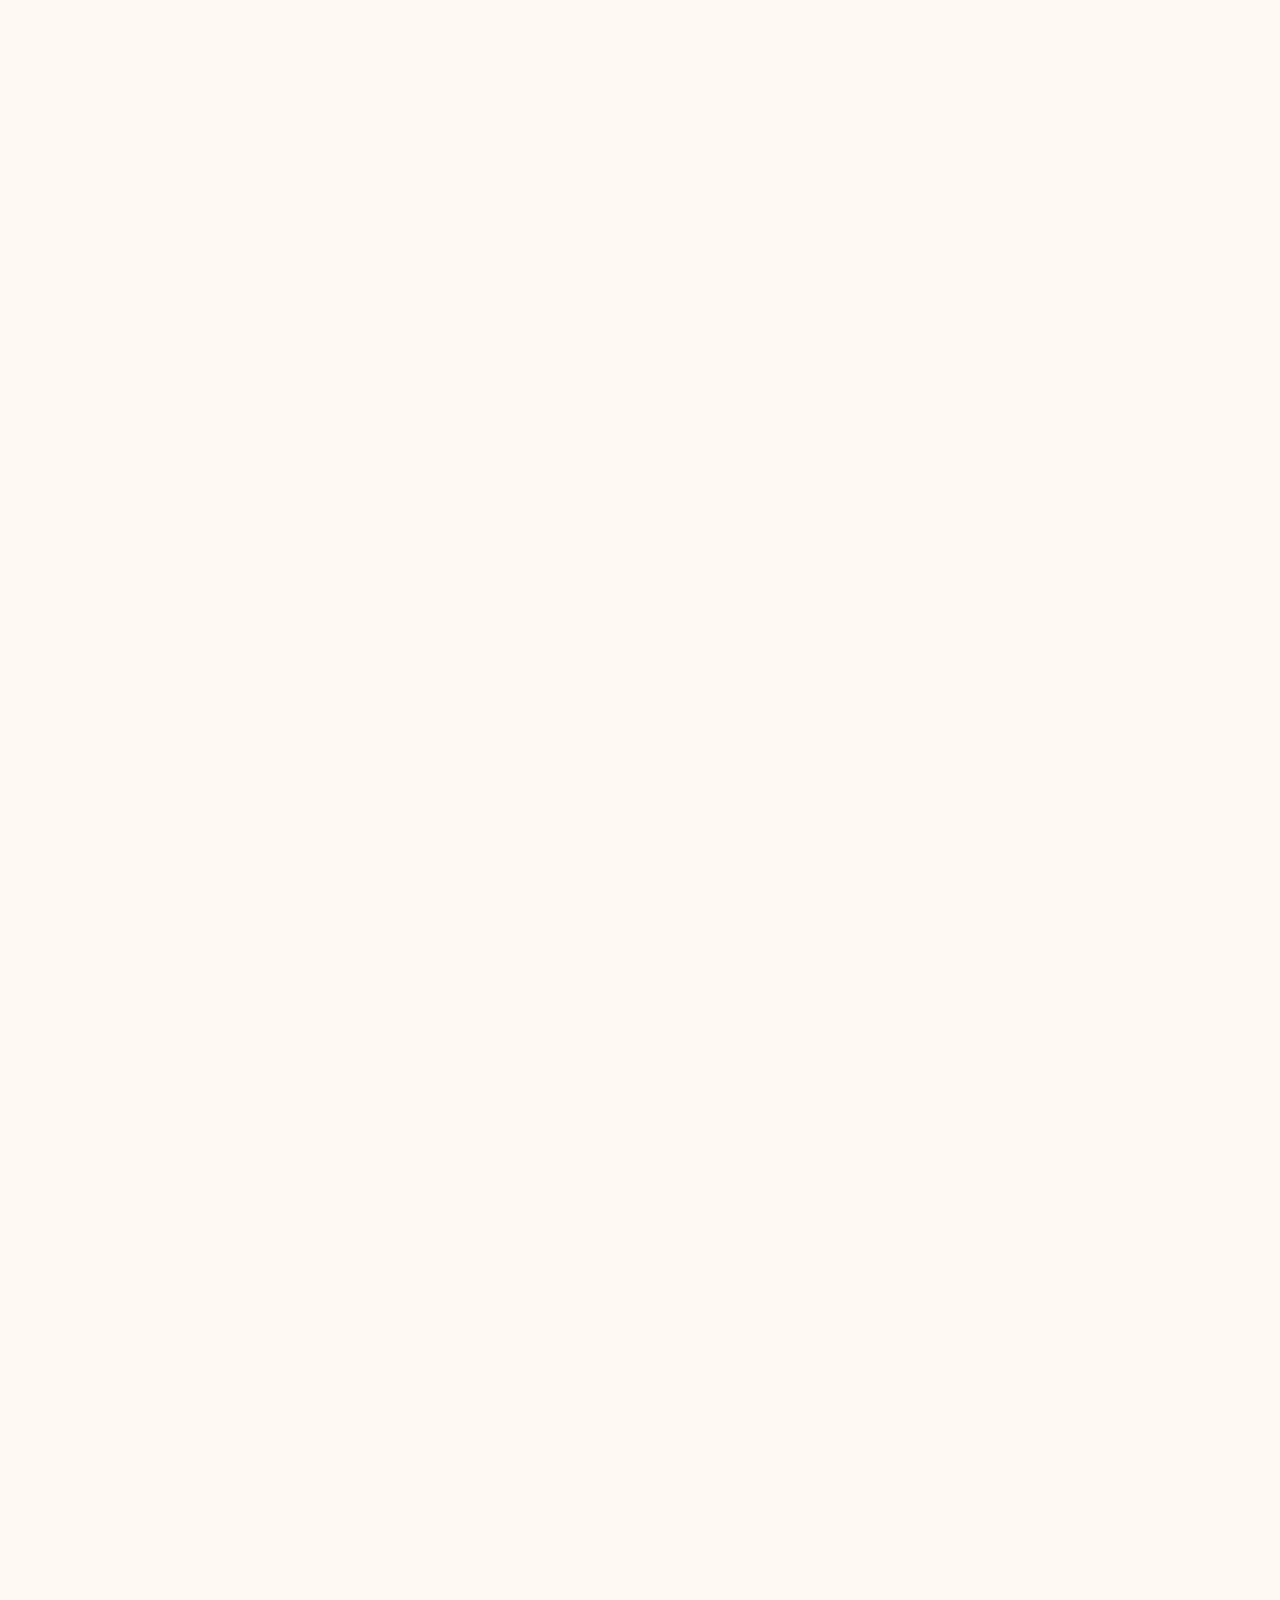
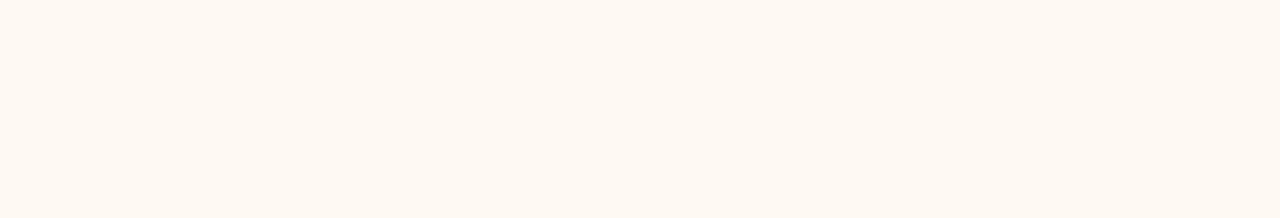
<file: menu.html>
<!DOCTYPE html>
<html lang="en">
<head>
    <meta charset="UTF-8">
    <meta name="viewport" content="width=device-width, initial-scale=1.0">
    <title>Menu | Every Witch Way</title>
    <link rel="stylesheet" href="styles.css">
</head>
<body>
    <!-- Header/Navigation -->
    <header>
        <nav>
            <a href="index.html" class="logo">Every <span>Witch</span> Way</a>
            <div class="nav-toggle" onclick="toggleNav()">
                <span></span>
                <span></span>
                <span></span>
            </div>
            <ul class="nav-links" id="navLinks">
                <li><a href="index.html">Home</a></li>
                <li><a href="menu.html" class="active">Menu</a></li>
                <li><a href="about.html">About</a></li>
                <li><a href="locations.html">Locations</a></li>
                <li><a href="contact.html">Contact</a></li>
            </ul>
        </nav>
    </header>

    <!-- Page Content Wrapper for Transitions -->
    <div class="page-wrapper">
        <!-- Menu Hero -->
        <section class="hero" style="padding: 4rem 2rem;">
            <div class="hero-content">
                <h1>Our Menu</h1>
                <p>Handcrafted beverages and freshly baked treats made with love and a touch of magic</p>
            </div>
        </section>

        <!-- Featured Menu Items -->
        <section class="featured">
            <div class="container">
                <h2>Spellbinding Specialties</h2>
                <div class="menu-featured">
                    <div class="featured-item">
                        <div class="image-container">
                            <img src="images/menu-latte.jpg" alt="Witch's Brew Latte with beautiful latte art">
                        </div>
                        <div class="featured-item-content">
                            <h3>Witch's Brew Latte</h3>
                            <p>Our most popular creation featuring house-made pumpkin spice syrup, espresso, and steamed milk topped with cinnamon.</p>
                            <strong style="color: var(--burgundy);">$5.95</strong>
                        </div>
                    </div>
                    <div class="featured-item">
                        <div class="image-container">
                            <img src="images/menu-cake.jpg" alt="Cauldron Cake - Decadent chocolate lava cake">
                        </div>
                        <div class="featured-item-content">
                            <h3>Cauldron Cake</h3>
                            <p>A rich chocolate lava cake served warm with a molten center, dusted with powdered sugar.</p>
                            <strong style="color: var(--burgundy);">$6.50</strong>
                        </div>
                    </div>
                </div>
            </div>
        </section>

        <!-- Full Menu Section -->
        <section class="menu-section">
            <div class="container">
                <!-- Beverages Category -->
                <div class="menu-category">
                    <h3>Enchanted Beverages</h3>
                    <div class="menu-grid">
                        <div class="menu-item">
                            <h4>Witch's Brew Latte <span class="price">$5.95</span></h4>
                            <p>Signature pumpkin spice latte with house-made syrup and cinnamon</p>
                        </div>
                        <div class="menu-item">
                            <h4>Moonlit Mocha <span class="price">$5.50</span></h4>
                            <p>Dark chocolate espresso with house-made whipped cream</p>
                        </div>
                        <div class="menu-item">
                            <h4>Caramel Conjure <span class="price">$5.50</span></h4>
                            <p>Buttery caramel latte with vanilla undertones</p>
                        </div>
                        <div class="menu-item">
                            <h4>Mystic Matcha <span class="price">$5.25</span></h4>
                            <p>Ceremonial grade matcha with oat milk and honey</p>
                        </div>
                        <div class="menu-item">
                            <h4>Classic Americano <span class="price">$3.75</span></h4>
                            <p>Bold espresso with hot water, simple and satisfying</p>
                        </div>
                        <div class="menu-item">
                            <h4>Cappuccino <span class="price">$4.50</span></h4>
                            <p>Equal parts espresso, steamed milk, and velvety foam</p>
                        </div>
                        <div class="menu-item">
                            <h4>Cold Brew Potion <span class="price">$4.75</span></h4>
                            <p>Smooth, slow-steeped cold brew served over ice</p>
                        </div>
                        <div class="menu-item">
                            <h4>Hot Chocolate Spell <span class="price">$4.25</span></h4>
                            <p>Rich Belgian chocolate with steamed milk and marshmallows</p>
                        </div>
                        <div class="menu-item">
                            <h4>Herbal Tea Selection <span class="price">$3.50</span></h4>
                            <p>Choose from chamomile, earl grey, or seasonal blends</p>
                        </div>
                    </div>
                </div>

                <!-- Pastries Category -->
                <div class="menu-category">
                    <h3>Bewitching Pastries</h3>
                    <div class="menu-grid">
                        <div class="menu-item">
                            <h4>Cauldron Croissant <span class="price">$4.25</span></h4>
                            <p>Flaky butter croissant, baked fresh daily</p>
                        </div>
                        <div class="menu-item">
                            <h4>Chocolate Croissant <span class="price">$4.75</span></h4>
                            <p>Classic croissant filled with dark chocolate</p>
                        </div>
                        <div class="menu-item">
                            <h4>Pumpkin Scone <span class="price">$3.95</span></h4>
                            <p>Seasonal favorite with maple glaze and pepitas</p>
                        </div>
                        <div class="menu-item">
                            <h4>Cinnamon Roll <span class="price">$4.50</span></h4>
                            <p>Warm, gooey roll with cream cheese frosting</p>
                        </div>
                        <div class="menu-item">
                            <h4>Blueberry Muffin <span class="price">$3.75</span></h4>
                            <p>Bursting with fresh blueberries and streusel top</p>
                        </div>
                        <div class="menu-item">
                            <h4>Banana Nut Bread <span class="price">$3.50</span></h4>
                            <p>Moist banana bread with toasted walnuts</p>
                        </div>
                        <div class="menu-item">
                            <h4>Cauldron Cake <span class="price">$6.50</span></h4>
                            <p>Warm chocolate lava cake with molten center</p>
                        </div>
                        <div class="menu-item">
                            <h4>Apple Strudel <span class="price">$5.25</span></h4>
                            <p>Flaky pastry with spiced apples and caramel drizzle</p>
                        </div>
                        <div class="menu-item">
                            <h4>Seasonal Cookie <span class="price">$2.75</span></h4>
                            <p>Rotating flavors - ask about today's selection</p>
                        </div>
                    </div>
                </div>

                <!-- Light Bites Category -->
                <div class="menu-category">
                    <h3>Savory Spells</h3>
                    <div class="menu-grid">
                        <div class="menu-item">
                            <h4>Avocado Toast <span class="price">$8.95</span></h4>
                            <p>Smashed avocado on sourdough with everything seasoning</p>
                        </div>
                        <div class="menu-item">
                            <h4>Ham & Cheese Croissant <span class="price">$6.75</span></h4>
                            <p>Warm croissant with black forest ham and gruyere</p>
                        </div>
                        <div class="menu-item">
                            <h4>Spinach Quiche <span class="price">$5.95</span></h4>
                            <p>Savory quiche with spinach, feta, and sun-dried tomatoes</p>
                        </div>
                        <div class="menu-item">
                            <h4>Breakfast Sandwich <span class="price">$7.50</span></h4>
                            <p>Egg, cheddar, and bacon on a fresh brioche bun</p>
                        </div>
                    </div>
                </div>
            </div>
        </section>

        <!-- Dietary Note -->
        <section class="hours-section">
            <div class="container" style="text-align: center;">
                <h2>Dietary Accommodations</h2>
                <p style="max-width: 700px; margin: 0 auto;">We offer dairy-free milk alternatives (oat, almond, coconut) for all beverages at no extra charge. Many of our pastries are available in gluten-free options. Please ask our staff about ingredients and allergen information.</p>
            </div>
        </section>

        <!-- Footer -->
        <footer>
            <div class="footer-content">
                <div class="footer-section">
                    <h4>Every Witch Way</h4>
                    <p>A magical bakery and coffee experience in the heart of Orlando.</p>
                </div>
                <div class="footer-section">
                    <h4>Quick Links</h4>
                    <a href="index.html">Home</a>
                    <a href="menu.html">Menu</a>
                    <a href="about.html">About</a>
                    <a href="locations.html">Locations</a>
                    <a href="contact.html">Contact</a>
                </div>
                <div class="footer-section">
                    <h4>Downtown Orlando</h4>
                    <p>123 Enchanted Lane<br>Orlando, FL 32801</p>
                    <p>Phone: (407) 555-BREW</p>
                </div>
                <div class="footer-section">
                    <h4>Follow the Magic</h4>
                    <a href="#">Instagram</a>
                    <a href="#">Facebook</a>
                    <a href="#">Twitter</a>
                </div>
            </div>
            <div class="footer-bottom">
                <p>&copy; 2024 Every Witch Way. All rights reserved.</p>
            </div>
        </footer>
    </div>

    <script src="scripts.js"></script>
</body>
</html>
</file>
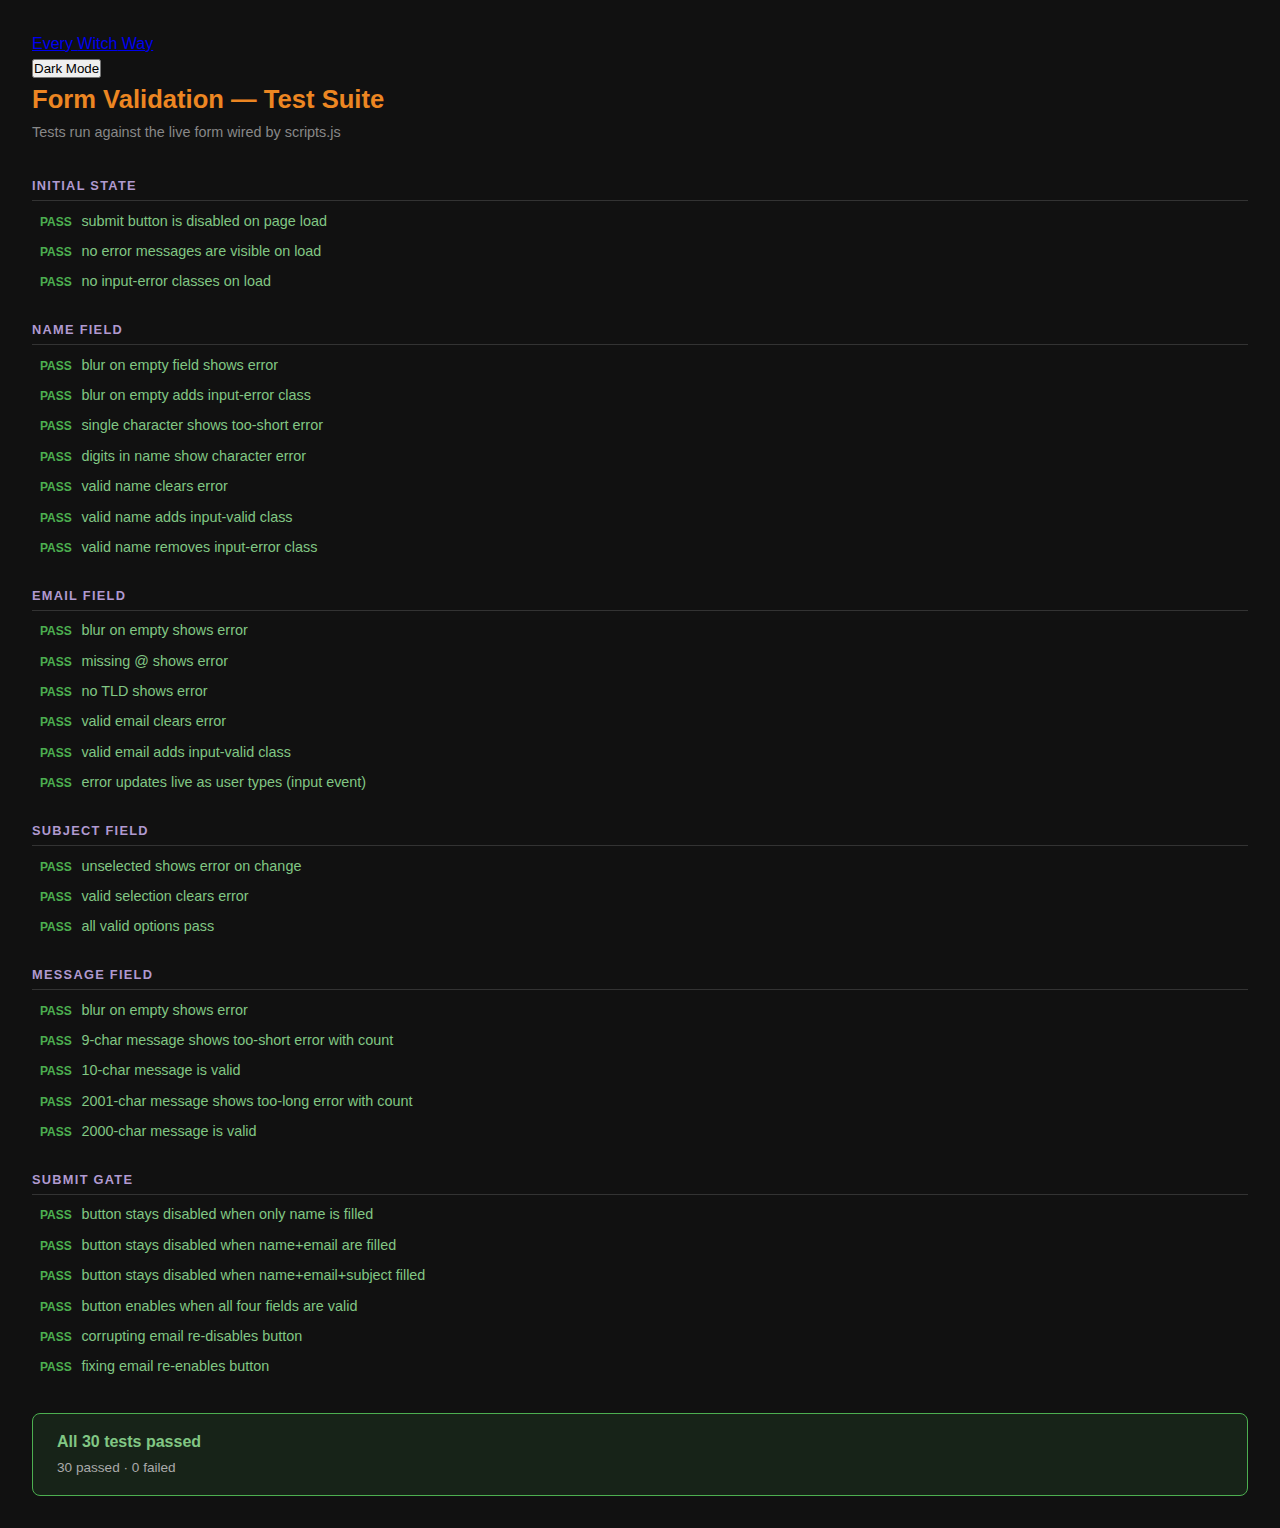
<file: test.html>
<!DOCTYPE html>
<html lang="en" data-theme="light">
<head>
    <meta charset="UTF-8">
    <meta name="viewport" content="width=device-width, initial-scale=1.0">
    <title>Form Validation — Test Suite</title>
    <style>
        * { box-sizing: border-box; margin: 0; padding: 0; }
        body {
            font-family: 'Segoe UI', Tahoma, Geneva, Verdana, sans-serif;
            background: #111;
            color: #eee;
            padding: 2rem;
            line-height: 1.5;
        }
        h1 { color: #ec8622; font-size: 1.6rem; margin-bottom: 0.25rem; }
        .subtitle { color: #888; font-size: 0.9rem; margin-bottom: 2rem; }
        .suite { margin-bottom: 1.5rem; }
        .suite-title {
            color: #b09ad0;
            font-size: 0.8rem;
            font-weight: bold;
            letter-spacing: 0.1em;
            text-transform: uppercase;
            margin-bottom: 0.4rem;
            padding-bottom: 0.3rem;
            border-bottom: 1px solid #333;
        }
        .test {
            display: flex;
            align-items: baseline;
            gap: 0.6rem;
            padding: 0.2rem 0.5rem;
            margin: 0.15rem 0;
            border-radius: 4px;
            font-size: 0.9rem;
        }
        .test.pass { color: #81c784; }
        .test.fail { color: #e57373; background: rgba(229, 115, 115, 0.08); }
        .badge { font-size: 0.75rem; font-weight: bold; min-width: 2.2em; }
        .pass .badge::before { content: 'PASS'; color: #4caf50; }
        .fail .badge::before { content: 'FAIL'; color: #e57373; }
        .detail {
            display: block;
            font-size: 0.8rem;
            color: #ffb3b3;
            padding: 0.2rem 0.5rem 0.4rem 3.4rem;
            font-style: italic;
        }
        #summary {
            margin-top: 2rem;
            padding: 1rem 1.5rem;
            border-radius: 8px;
            font-size: 1rem;
            font-weight: bold;
        }
        #summary.all-pass {
            background: rgba(76, 175, 80, 0.12);
            border: 1px solid #4caf50;
            color: #81c784;
        }
        #summary.has-fail {
            background: rgba(229, 115, 115, 0.12);
            border: 1px solid #e57373;
            color: #e57373;
        }
        #summary .counts { font-size: 0.85rem; margin-top: 0.25rem; font-weight: normal; color: #aaa; }
        #loading { color: #888; font-style: italic; }
        /* The real form must exist in the DOM for scripts.js to wire up;
           hide it visually but keep it layout-accessible */
        #live-form-wrap {
            position: absolute;
            left: -9999px;
            top: 0;
            width: 600px;
        }
    </style>
</head>
<body>

    <!-- ── Stubs required by scripts.js (nav, theme toggle, page wrapper) ── -->
    <header>
        <nav>
            <a href="index.html" class="logo">Every <span>Witch</span> Way</a>
            <div class="nav-toggle" id="navToggle"><span></span><span></span><span></span></div>
            <button id="theme-toggle" type="button">Dark Mode</button>
            <ul class="nav-links" id="navLinks"></ul>
        </nav>
    </header>
    <div class="page-wrapper"><!-- page wrapper stub --></div>

    <!-- ── Live form (off-screen, fully wired by scripts.js) ── -->
    <div id="live-form-wrap">
        <div class="contact-form">
            <form id="contactForm" onsubmit="handleSubmit(event)">
                <div class="form-group">
                    <label for="name">Your Name</label>
                    <input type="text" id="name" name="name" required placeholder="Enter your name">
                    <span class="field-error" id="name-error" aria-live="polite"></span>
                </div>
                <div class="form-group">
                    <label for="email">Email Address</label>
                    <input type="email" id="email" name="email" required placeholder="Enter your email">
                    <span class="field-error" id="email-error" aria-live="polite"></span>
                </div>
                <div class="form-group">
                    <label for="subject">Subject</label>
                    <select id="subject" name="subject" required>
                        <option value="">Select a topic</option>
                        <option value="general">General Inquiry</option>
                        <option value="catering">Catering Request</option>
                        <option value="feedback">Feedback</option>
                        <option value="careers">Career Opportunities</option>
                        <option value="other">Other</option>
                    </select>
                    <span class="field-error" id="subject-error" aria-live="polite"></span>
                </div>
                <div class="form-group">
                    <label for="message">Your Message</label>
                    <textarea id="message" name="message" required placeholder="How can we help you?"></textarea>
                    <span class="field-error" id="message-error" aria-live="polite"></span>
                </div>
                <button type="submit" class="btn btn-primary" disabled>Send Message</button>
            </form>
        </div>
    </div>

    <!-- ── Test runner UI ── -->
    <h1>Form Validation — Test Suite</h1>
    <p class="subtitle">Tests run against the live form wired by scripts.js</p>
    <div id="results"><p id="loading">Running tests…</p></div>
    <div id="summary"></div>

    <!-- Load the real scripts first so its DOMContentLoaded fires before ours -->
    <script src="scripts.js"></script>
    <script>
    'use strict';

    // ── Helpers ─────────────────────────────────────────────────────────────
    function fire(el, type) {
        el.dispatchEvent(new Event(type, { bubbles: true }));
    }

    function setInput(id, value) {
        const el = document.getElementById(id);
        el.value = value;
        const eventType = el.tagName === 'SELECT' ? 'change' : 'input';
        fire(el, eventType);
    }

    function blurField(id) {
        fire(document.getElementById(id), 'blur');
    }

    function errorText(id) {
        return document.getElementById(id + '-error').textContent.trim();
    }

    function hasClass(id, cls) {
        return document.getElementById(id).classList.contains(cls);
    }

    function submitDisabled() {
        return document.querySelector('#contactForm button[type="submit"]').disabled;
    }

    function resetForm() {
        // Clear all fields and reset visual state
        ['name', 'email', 'message'].forEach(id => setInput(id, ''));
        setInput('subject', '');
        ['name', 'email', 'subject', 'message'].forEach(id => {
            document.getElementById(id).classList.remove('input-error', 'input-valid');
            document.getElementById(id + '-error').textContent = '';
        });
    }

    // ── Test harness ─────────────────────────────────────────────────────────
    const suites = [];
    let currentSuite = null;

    function suite(name) {
        currentSuite = { name, tests: [] };
        suites.push(currentSuite);
    }

    function test(description, fn) {
        try {
            fn();
            currentSuite.tests.push({ description, pass: true });
        } catch (e) {
            currentSuite.tests.push({ description, pass: false, detail: e.message });
        }
    }

    function assert(condition, msg) {
        if (!condition) throw new Error(msg || 'assertion failed');
    }

    function eq(a, b) {
        assert(a === b, `expected ${JSON.stringify(b)} but got ${JSON.stringify(a)}`);
    }

    // ── Test definitions ─────────────────────────────────────────────────────
    function runTests() {

        // 1 ── Initial state
        suite('Initial state');
        test('submit button is disabled on page load', () => assert(submitDisabled()));
        test('no error messages are visible on load',  () => {
            ['name', 'email', 'subject', 'message'].forEach(id =>
                eq(errorText(id), '')
            );
        });
        test('no input-error classes on load', () => {
            ['name', 'email', 'subject', 'message'].forEach(id =>
                assert(!hasClass(id, 'input-error'))
            );
        });

        // 2 ── Name field
        suite('Name field');

        test('blur on empty field shows error', () => {
            resetForm();
            blurField('name');
            assert(errorText('name') !== '', 'expected error text');
        });
        test('blur on empty adds input-error class', () => {
            resetForm(); blurField('name');
            assert(hasClass('name', 'input-error'));
        });
        test('single character shows too-short error', () => {
            resetForm();
            setInput('name', 'A'); blurField('name');
            assert(errorText('name').includes('2 characters'));
        });
        test('digits in name show character error', () => {
            resetForm();
            setInput('name', 'John123'); blurField('name');
            assert(errorText('name') !== '');
        });
        test('valid name clears error', () => {
            resetForm();
            blurField('name'); // trigger error first
            setInput('name', 'Jane Doe'); blurField('name');
            eq(errorText('name'), '');
        });
        test('valid name adds input-valid class', () => {
            resetForm();
            setInput('name', 'Jane Doe'); blurField('name');
            assert(hasClass('name', 'input-valid'));
        });
        test('valid name removes input-error class', () => {
            resetForm();
            blurField('name'); // add error
            setInput('name', 'Jane Doe'); // fix it
            assert(!hasClass('name', 'input-error'));
        });

        // 3 ── Email field
        suite('Email field');

        test('blur on empty shows error', () => {
            resetForm(); blurField('email');
            assert(errorText('email') !== '');
        });
        test('missing @ shows error', () => {
            resetForm();
            setInput('email', 'notanemail'); blurField('email');
            assert(errorText('email') !== '');
        });
        test('no TLD shows error', () => {
            resetForm();
            setInput('email', 'test@domain'); blurField('email');
            assert(errorText('email') !== '');
        });
        test('valid email clears error', () => {
            resetForm();
            blurField('email');
            setInput('email', 'hello@example.com'); blurField('email');
            eq(errorText('email'), '');
        });
        test('valid email adds input-valid class', () => {
            resetForm();
            setInput('email', 'hello@example.com'); blurField('email');
            assert(hasClass('email', 'input-valid'));
        });
        test('error updates live as user types (input event)', () => {
            resetForm();
            blurField('email');
            setInput('email', 'hello@example.com'); // fires 'input' — no blur needed
            eq(errorText('email'), '');
        });

        // 4 ── Subject field
        suite('Subject field');

        test('unselected shows error on change', () => {
            resetForm();
            const sel = document.getElementById('subject');
            sel.value = '';
            fire(sel, 'change');
            assert(errorText('subject') !== '');
        });
        test('valid selection clears error', () => {
            resetForm();
            setInput('subject', 'general');
            eq(errorText('subject'), '');
        });
        test('all valid options pass', () => {
            ['general', 'catering', 'feedback', 'careers', 'other'].forEach(val => {
                setInput('subject', val);
                eq(errorText('subject'), '');
            });
        });

        // 5 ── Message field
        suite('Message field');

        test('blur on empty shows error', () => {
            resetForm(); blurField('message');
            assert(errorText('message') !== '');
        });
        test('9-char message shows too-short error with count', () => {
            resetForm();
            setInput('message', '123456789'); blurField('message');
            assert(errorText('message').includes('9/10'));
        });
        test('10-char message is valid', () => {
            resetForm();
            setInput('message', '1234567890'); blurField('message');
            eq(errorText('message'), '');
        });
        test('2001-char message shows too-long error with count', () => {
            resetForm();
            setInput('message', 'A'.repeat(2001)); blurField('message');
            assert(errorText('message').includes('2001/2000'));
        });
        test('2000-char message is valid', () => {
            resetForm();
            setInput('message', 'A'.repeat(2000)); blurField('message');
            eq(errorText('message'), '');
        });

        // 6 ── Submit gate (DOM-driven)
        suite('Submit gate');

        test('button stays disabled when only name is filled', () => {
            resetForm();
            setInput('name', 'Jane Doe');
            assert(submitDisabled());
        });
        test('button stays disabled when name+email are filled', () => {
            resetForm();
            setInput('name', 'Jane Doe');
            setInput('email', 'jane@example.com');
            assert(submitDisabled());
        });
        test('button stays disabled when name+email+subject filled', () => {
            resetForm();
            setInput('name', 'Jane Doe');
            setInput('email', 'jane@example.com');
            setInput('subject', 'general');
            assert(submitDisabled());
        });
        test('button enables when all four fields are valid', () => {
            resetForm();
            setInput('name', 'Jane Doe');
            setInput('email', 'jane@example.com');
            setInput('subject', 'general');
            setInput('message', 'Hello, I have a question about your catering services.');
            assert(!submitDisabled(), 'expected button to be enabled');
        });
        test('corrupting email re-disables button', () => {
            resetForm();
            setInput('name', 'Jane Doe');
            setInput('email', 'jane@example.com');
            setInput('subject', 'general');
            setInput('message', 'Hello, I have a question about your catering services.');
            // All valid — now break email
            setInput('email', 'not-valid');
            assert(submitDisabled(), 'expected button to re-disable');
        });
        test('fixing email re-enables button', () => {
            resetForm();
            setInput('name', 'Jane Doe');
            setInput('email', 'bad');
            setInput('subject', 'general');
            setInput('message', 'Hello, I have a question about your catering services.');
            assert(submitDisabled());
            setInput('email', 'jane@example.com');
            assert(!submitDisabled(), 'expected button to re-enable');
        });
    }

    // ── Render ───────────────────────────────────────────────────────────────
    function renderResults() {
        let totalPass = 0, totalFail = 0;
        const container = document.getElementById('results');
        container.innerHTML = '';

        suites.forEach(s => {
            const div = document.createElement('div');
            div.className = 'suite';

            const title = document.createElement('div');
            title.className = 'suite-title';
            title.textContent = s.name;
            div.appendChild(title);

            s.tests.forEach(t => {
                const row = document.createElement('div');
                row.className = 'test ' + (t.pass ? 'pass' : 'fail');
                row.innerHTML = `<span class="badge"></span><span>${t.description}</span>`;
                div.appendChild(row);
                if (!t.pass && t.detail) {
                    const d = document.createElement('span');
                    d.className = 'detail';
                    d.textContent = t.detail;
                    div.appendChild(d);
                }
                t.pass ? totalPass++ : totalFail++;
            });

            container.appendChild(div);
        });

        const summary = document.getElementById('summary');
        const total = totalPass + totalFail;
        summary.className = totalFail === 0 ? 'all-pass' : 'has-fail';
        summary.innerHTML = totalFail === 0
            ? `All ${total} tests passed`
            : `${totalFail} of ${total} tests failed`;
        summary.innerHTML += `<div class="counts">${totalPass} passed · ${totalFail} failed</div>`;
    }

    // Run after scripts.js DOMContentLoaded has fired (it registered first)
    document.addEventListener('DOMContentLoaded', function () {
        runTests();
        renderResults();
    });
    </script>
</body>
</html>
</file>
<file: styles.css>
/* Every Witch Way - Main Stylesheet */

/* CSS Reset and Base Styles */
* {
    margin: 0;
    padding: 0;
    box-sizing: border-box;
}

:root {
    --orange: #ec8622;
    --burgundy: #9f2e51;
    --deep-purple: #601f4e;
    --cream: #fef9f3;
    --dark-text: #2d2d2d;
    --light-text: #f5f5f5;
    --transition-speed: 0.3s;

    /* Semantic tokens used for dark mode overrides */
    --bg-surface: #ffffff;
    --text-muted: #666666;
    --border-color: #dddddd;
    --heading-color: var(--deep-purple);
    --input-bg: #ffffff;
}

[data-theme="dark"] {
    --cream: #1a0d15;
    --dark-text: #f0e8ee;
    --bg-surface: #231320;
    --text-muted: #b09ab0;
    --border-color: #3d2538;
    --heading-color: #e8b4d0;
    --input-bg: #2d1a28;
}

body {
    font-family: 'Segoe UI', Tahoma, Geneva, Verdana, sans-serif;
    line-height: 1.6;
    color: var(--dark-text);
    background-color: var(--cream);
    overflow-x: hidden;
    transition: background-color 0.3s ease, color 0.3s ease;
}

/* Page Transition Animations */
.page-wrapper {
    opacity: 0;
    transform: translateY(20px);
    animation: fadeInUp 0.6s ease forwards;
}

@keyframes fadeInUp {
    to {
        opacity: 1;
        transform: translateY(0);
    }
}

.page-wrapper.fade-out {
    animation: fadeOutDown 0.3s ease forwards;
}

@keyframes fadeOutDown {
    to {
        opacity: 0;
        transform: translateY(-20px);
    }
}

/* Staggered Animation for Sections */
.page-wrapper section {
    opacity: 0;
    transform: translateY(30px);
    animation: sectionFadeIn 0.6s ease forwards;
}

.page-wrapper section:nth-child(1) {
    animation-delay: 0.1s;
}

.page-wrapper section:nth-child(2) {
    animation-delay: 0.2s;
}

.page-wrapper section:nth-child(3) {
    animation-delay: 0.3s;
}

.page-wrapper section:nth-child(4) {
    animation-delay: 0.4s;
}

.page-wrapper section:nth-child(5) {
    animation-delay: 0.5s;
}

@keyframes sectionFadeIn {
    to {
        opacity: 1;
        transform: translateY(0);
    }
}

/* Scroll Reveal Animation Classes */
.reveal {
    opacity: 0;
    transform: translateY(40px);
    transition: all 0.8s ease;
}

.reveal.active {
    opacity: 1;
    transform: translateY(0);
}

.reveal-left {
    opacity: 0;
    transform: translateX(-50px);
    transition: all 0.8s ease;
}

.reveal-left.active {
    opacity: 1;
    transform: translateX(0);
}

.reveal-right {
    opacity: 0;
    transform: translateX(50px);
    transition: all 0.8s ease;
}

.reveal-right.active {
    opacity: 1;
    transform: translateX(0);
}

a {
    text-decoration: none;
    color: inherit;
}

ul {
    list-style: none;
}

img {
    max-width: 100%;
    height: auto;
    object-fit: cover;
}

/* Typography */
h1,
h2,
h3,
h4 {
    font-family: Georgia, 'Times New Roman', serif;
    color: var(--heading-color);
}

h1 {
    font-size: 2.8rem;
    margin-bottom: 1rem;
}

h2 {
    font-size: 2.2rem;
    margin-bottom: 1.5rem;
    text-align: center;
}

h3 {
    font-size: 1.5rem;
    margin-bottom: 1rem;
}

p {
    margin-bottom: 1rem;
}

/* Header and Navigation */
header {
    background-color: var(--deep-purple);
    padding: 1rem 2rem;
    position: sticky;
    top: 0;
    z-index: 1000;
    box-shadow: 0 2px 10px rgba(0, 0, 0, 0.2);
}

nav {
    max-width: 1200px;
    margin: 0 auto;
    display: flex;
    justify-content: space-between;
    align-items: center;
}

.logo {
    font-family: Georgia, 'Times New Roman', serif;
    font-size: 1.8rem;
    color: var(--orange);
    font-weight: bold;
}

.logo span {
    color: var(--cream);
}

.nav-links {
    display: flex;
    gap: 2rem;
}

.nav-links a {
    color: var(--cream);
    font-size: 1rem;
    padding: 0.5rem 1rem;
    border-radius: 4px;
    transition: all 0.3s ease;
}

.nav-links a:hover,
.nav-links a.active {
    background-color: var(--burgundy);
    color: var(--cream);
}

/* Dark Mode Toggle Button */
#theme-toggle {
    background: transparent;
    border: 1.5px solid rgba(254, 249, 243, 0.45);
    color: var(--light-text);
    padding: 0.35rem 0.85rem;
    border-radius: 20px;
    font-size: 0.875rem;
    font-family: inherit;
    cursor: pointer;
    display: flex;
    align-items: center;
    gap: 0.4rem;
    transition: background-color var(--transition-speed) ease,
                border-color var(--transition-speed) ease;
    white-space: nowrap;
    order: 1; /* places button at far-right of the flex nav, after .nav-links */
}

#theme-toggle::before {
    content: '☀\FE0E'; /* \FE0E = text variation selector, prevents colored emoji rendering */
    font-size: 1.05rem;
    line-height: 1;
}

[data-theme="dark"] #theme-toggle::before {
    content: '☽\FE0E'; /* \FE0E = text variation selector */
}

#theme-toggle:hover {
    background-color: var(--burgundy);
    border-color: var(--burgundy);
}

#theme-toggle:focus-visible {
    outline: 2px solid var(--orange);
    outline-offset: 2px;
}

/* Mobile Navigation */
.nav-toggle {
    display: none;
    flex-direction: column;
    cursor: pointer;
    gap: 5px;
}

.nav-toggle span {
    width: 25px;
    height: 3px;
    background-color: var(--cream);
    transition: 0.3s;
}

/* Hero Section */
.hero {
    background: linear-gradient(135deg, rgba(96, 31, 78, 0.5) 0%, rgba(159, 46, 81, 0.5) 100%),
                url('images/hero-banner.jpg') center/cover no-repeat;
    color: var(--light-text);
    padding: 6rem 2rem;
    text-align: center;
    position: relative;
    overflow: hidden;
}

.hero::before {
    content: '';
    position: absolute;
    top: 0;
    left: 0;
    right: 0;
    bottom: 0;
    background: url('data:image/svg+xml,<svg xmlns="http://www.w3.org/2000/svg" viewBox="0 0 100 100"><circle cx="20" cy="20" r="2" fill="rgba(236,134,34,0.1)"/><circle cx="80" cy="40" r="3" fill="rgba(236,134,34,0.1)"/><circle cx="40" cy="70" r="2" fill="rgba(236,134,34,0.1)"/><circle cx="90" cy="90" r="2" fill="rgba(236,134,34,0.1)"/></svg>');
    background-size: 100px 100px;
}

.hero-content {
    max-width: 800px;
    margin: 0 auto;
    position: relative;
    z-index: 1;
}

.hero h1 {
    color: var(--light-text);
    font-size: 3.5rem;
    margin-bottom: 0.5rem;
}

.hero .tagline {
    font-size: 1.8rem;
    font-style: italic;
    color: var(--orange);
    margin-bottom: 2rem;
}

.hero p {
    font-size: 1.2rem;
    margin-bottom: 2rem;
}

/* Buttons */
.btn {
    display: inline-block;
    padding: 1rem 2rem;
    border-radius: 30px;
    font-size: 1rem;
    font-weight: bold;
    transition: all 0.3s ease;
    cursor: pointer;
    border: none;
}

.btn-primary {
    background-color: var(--orange);
    color: var(--cream);
}

.btn-primary:hover {
    background-color: #d4780f;
    transform: translateY(-2px);
}

.btn-secondary {
    background-color: transparent;
    color: var(--light-text);
    border: 2px solid var(--light-text);
}

.btn-secondary:hover {
    background-color: var(--light-text);
    color: var(--deep-purple);
}

/* Sections */
section {
    padding: 5rem 2rem;
}

.container {
    max-width: 1200px;
    margin: 0 auto;
}

/* Image Placeholder (fallback when images not loaded) */
.image-placeholder {
    background: linear-gradient(135deg, var(--burgundy) 0%, var(--deep-purple) 100%);
    border-radius: 12px;
    display: flex;
    align-items: center;
    justify-content: center;
    color: var(--cream);
    font-size: 1rem;
    text-align: center;
    padding: 2rem;
    min-height: 300px;
}

.image-placeholder.small {
    min-height: 200px;
}

/* Image Container Styles */
.image-container {
    border-radius: 12px;
    overflow: hidden;
    background: linear-gradient(135deg, var(--burgundy) 0%, var(--deep-purple) 100%);
    min-height: 300px;
    position: relative;
}

.image-container img {
    width: 100%;
    max-width: 100%;
    height: 100%;
    object-fit: cover;
    display: block;
    transition: transform 0.5s ease;
}

.image-container:hover img {
    transform: scale(1.05);
}

.image-container.small {
    min-height: 200px;
}

.image-container.square {
    aspect-ratio: 1;
    min-height: auto;
}

.image-container.landscape {
    aspect-ratio: 16/10;
    min-height: auto;
}

/* Team member circular images */
.team-member .image-container {
    width: 150px;
    height: 150px;
    border-radius: 50%;
    margin: 0 auto 1.5rem;
    min-height: auto;
}

/* Featured item images */
.featured-item .image-container {
    border-radius: 0;
    min-height: 200px;
    height: 200px;
}

/* Location card images */
.location-card .image-container {
    border-radius: 0;
    min-height: 350px;
    height: 100%;
}

/* About section image */
.about-grid .image-container,
.story-content .image-container {
    min-height: 400px;
}

/* Featured Section (Home) */
.featured {
    background-color: var(--bg-surface);
}

.featured-grid {
    display: grid;
    grid-template-columns: repeat(auto-fit, minmax(300px, 1fr));
    gap: 2rem;
    margin-top: 2rem;
}

.featured-item {
    background-color: var(--cream);
    border-radius: 12px;
    overflow: hidden;
    box-shadow: 0 4px 15px rgba(96, 31, 78, 0.1);
    transition: transform 0.3s ease;
}

.featured-item:hover {
    transform: translateY(-5px);
}

.featured-item .image-placeholder {
    border-radius: 0;
    min-height: 200px;
}

.featured-item-content {
    padding: 1.5rem;
}

.featured-item h3 {
    color: var(--burgundy);
}

/* About Preview */
.about-preview {
    background: linear-gradient(to right, var(--cream) 0%, var(--bg-surface) 100%);
}

.about-grid {
    display: grid;
    grid-template-columns: 1fr 1fr;
    gap: 4rem;
    align-items: center;
}

.about-text h2 {
    text-align: left;
}

/* Hours Section */
.hours-section {
    background-color: var(--deep-purple);
    color: var(--cream);
}

.hours-section h2 {
    color: var(--orange);
}

.hours-grid {
    display: grid;
    grid-template-columns: repeat(auto-fit, minmax(200px, 1fr));
    gap: 2rem;
    text-align: center;
    max-width: 800px;
    margin: 0 auto;
}

.hours-item h3 {
    color: var(--cream);
    margin-bottom: 0.5rem;
}

/* Menu Page */
.menu-section {
    background-color: var(--bg-surface);
}

.menu-category {
    margin-bottom: 4rem;
}

.menu-category h3 {
    color: var(--burgundy);
    font-size: 1.8rem;
    border-bottom: 3px solid var(--orange);
    padding-bottom: 0.5rem;
    margin-bottom: 2rem;
}

.menu-grid {
    display: grid;
    grid-template-columns: repeat(auto-fit, minmax(280px, 1fr));
    gap: 1.5rem;
}

.menu-item {
    background-color: var(--cream);
    padding: 1.5rem;
    border-radius: 8px;
    border-left: 4px solid var(--orange);
    transition: all 0.3s ease;
}

.menu-item:hover {
    box-shadow: 0 4px 15px rgba(96, 31, 78, 0.15);
}

.menu-item h4 {
    color: var(--heading-color);
    display: flex;
    justify-content: space-between;
    align-items: center;
    margin-bottom: 0.5rem;
}

.menu-item .price {
    color: var(--burgundy);
    font-weight: bold;
}

.menu-item p {
    color: var(--text-muted);
    font-size: 0.95rem;
    margin-bottom: 0;
}

.menu-featured {
    display: grid;
    grid-template-columns: repeat(auto-fit, minmax(300px, 1fr));
    gap: 2rem;
    margin-bottom: 3rem;
}

/* About Page */
.story-section {
    background-color: var(--bg-surface);
}

.story-content {
    display: grid;
    grid-template-columns: 1fr 1fr;
    gap: 4rem;
    align-items: center;
}

.mission-section {
    background: linear-gradient(135deg, var(--burgundy) 0%, var(--deep-purple) 100%);
    color: var(--cream);
    text-align: center;
}

.mission-section h2 {
    color: var(--orange);
}

.mission-points {
    display: grid;
    grid-template-columns: repeat(auto-fit, minmax(250px, 1fr));
    gap: 2rem;
    margin-top: 3rem;
}

.mission-point {
    padding: 2rem;
    background: rgba(255, 255, 255, 0.1);
    border-radius: 12px;
}

.mission-point h3 {
    color: var(--orange);
    margin-bottom: 1rem;
}

.team-section {
    background-color: var(--cream);
}

.team-grid {
    display: grid;
    grid-template-columns: repeat(auto-fit, minmax(280px, 1fr));
    gap: 2rem;
}

.team-member {
    text-align: center;
    background: var(--bg-surface);
    padding: 2rem;
    border-radius: 12px;
    box-shadow: 0 4px 15px rgba(96, 31, 78, 0.1);
}

.team-member .image-placeholder {
    width: 150px;
    height: 150px;
    border-radius: 50%;
    margin: 0 auto 1.5rem;
    min-height: auto;
}

.team-member h3 {
    color: var(--burgundy);
}

.team-member .role {
    color: var(--orange);
    font-weight: bold;
    margin-bottom: 1rem;
}

/* Locations Page */
.locations-intro {
    text-align: center;
    background-color: var(--bg-surface);
}

.locations-grid {
    background-color: var(--cream);
}

.location-card {
    display: grid;
    grid-template-columns: 1fr 1fr;
    gap: 3rem;
    align-items: center;
    background: var(--bg-surface);
    border-radius: 12px;
    overflow: hidden;
    margin-bottom: 3rem;
    box-shadow: 0 4px 20px rgba(96, 31, 78, 0.1);
}

.location-card:nth-child(even) {
    direction: rtl;
}

.location-card:nth-child(even)>* {
    direction: ltr;
}

.location-card .image-placeholder {
    border-radius: 0;
    min-height: 350px;
}

.location-info {
    padding: 2rem;
}

.location-info h3 {
    color: var(--burgundy);
    font-size: 1.8rem;
}

.location-info .address {
    display: flex;
    align-items: flex-start;
    gap: 0.5rem;
    margin: 1rem 0;
    color: var(--text-muted);
}

.location-info .hours-list {
    margin-top: 1.5rem;
}

.location-info .hours-list h4 {
    color: var(--heading-color);
    margin-bottom: 0.5rem;
}

/* Contact Page */
.contact-hero {
    background: linear-gradient(135deg, var(--deep-purple) 0%, var(--burgundy) 100%);
    color: var(--light-text);
    text-align: center;
    padding: 4rem 2rem;
}

.contact-hero h1 {
    color: var(--light-text);
}

.contact-hero p {
    max-width: 600px;
    margin: 0 auto;
}

.contact-content {
    background-color: var(--bg-surface);
}

.contact-grid {
    display: grid;
    grid-template-columns: 1fr 1fr;
    gap: 4rem;
}

.contact-form h3,
.contact-info h3 {
    color: var(--burgundy);
    margin-bottom: 1.5rem;
}

.form-group {
    margin-bottom: 1.5rem;
}

.form-group label {
    display: block;
    margin-bottom: 0.5rem;
    color: var(--heading-color);
    font-weight: bold;
}

.form-group input,
.form-group textarea,
.form-group select {
    width: 100%;
    padding: 0.8rem 1rem;
    border: 2px solid var(--border-color);
    border-radius: 8px;
    font-size: 1rem;
    background-color: var(--input-bg);
    color: var(--dark-text);
    transition: border-color 0.3s ease, background-color 0.3s ease;
}

.form-group input:focus,
.form-group textarea:focus,
.form-group select:focus {
    outline: none;
    border-color: var(--burgundy);
}

.form-group textarea {
    resize: vertical;
    min-height: 120px;
}

/* Contact Form Transitions */
#contactForm {
    transition: opacity 0.3s ease, transform 0.3s ease;
}

/* Form Success Screen */
.form-success-screen {
    text-align: center;
    padding: 3rem 2rem;
    opacity: 0;
    transform: scale(0.9);
    transition: all 0.5s cubic-bezier(0.175, 0.885, 0.32, 1.275);
}

.form-success-screen.active {
    opacity: 1;
    transform: scale(1);
}

.form-success-screen.fade-out {
    opacity: 0;
    transform: scale(0.9);
}

.form-success-screen h3 {
    color: var(--burgundy);
    font-size: 2rem;
    margin-bottom: 1rem;
}

.form-success-screen p {
    color: var(--dark-text);
    font-size: 1.1rem;
    margin-bottom: 0.5rem;
}

.form-success-screen p:last-of-type {
    margin-bottom: 2rem;
}

.form-success-screen .btn {
    margin-top: 1rem;
}

/* Animated Checkmark */
.success-icon {
    width: 100px;
    height: 100px;
    margin: 0 auto 2rem;
}

.checkmark {
    width: 100%;
    height: 100%;
    border-radius: 50%;
    display: block;
    stroke-width: 2;
    stroke: var(--burgundy);
    stroke-miterlimit: 10;
    animation: scale 0.3s ease-in-out 0.5s both;
}

.checkmark-circle {
    stroke-dasharray: 166;
    stroke-dashoffset: 166;
    stroke-width: 2;
    stroke-miterlimit: 10;
    stroke: var(--burgundy);
    fill: none;
    animation: stroke 0.6s cubic-bezier(0.65, 0, 0.45, 1) forwards;
}

.checkmark-check {
    transform-origin: 50% 50%;
    stroke-dasharray: 48;
    stroke-dashoffset: 48;
    stroke-width: 3;
    stroke: var(--orange);
    animation: stroke 0.3s cubic-bezier(0.65, 0, 0.45, 1) 0.5s forwards;
}

@keyframes stroke {
    100% {
        stroke-dashoffset: 0;
    }
}

@keyframes scale {

    0%,
    100% {
        transform: none;
    }

    50% {
        transform: scale3d(1.1, 1.1, 1);
    }
}

/* Success screen background pulse */
.form-success-screen::before {
    content: '';
    position: absolute;
    top: 50%;
    left: 50%;
    width: 0;
    height: 0;
    background: radial-gradient(circle, rgba(236, 134, 34, 0.1) 0%, transparent 70%);
    border-radius: 50%;
    transform: translate(-50%, -50%);
    animation: pulse-bg 1s ease-out 0.3s forwards;
    z-index: -1;
}

@keyframes pulse-bg {
    to {
        width: 400px;
        height: 400px;
    }
}

/* Form Validation */
.field-error {
    display: block;
    color: #c0392b;
    font-size: 0.85rem;
    margin-top: 0.35rem;
    min-height: 1.1em;
    transition: opacity 0.2s ease;
}

[data-theme="dark"] .field-error {
    color: #e57373;
}

.form-group input.input-error,
.form-group textarea.input-error,
.form-group select.input-error {
    border-color: #c0392b;
}

.form-group input.input-valid,
.form-group textarea.input-valid,
.form-group select.input-valid {
    border-color: #27ae60;
}

[data-theme="dark"] .form-group input.input-valid,
[data-theme="dark"] .form-group textarea.input-valid,
[data-theme="dark"] .form-group select.input-valid {
    border-color: #4caf50;
}

.btn-primary:disabled,
.btn-primary:disabled:hover {
    background-color: var(--border-color);
    color: var(--text-muted);
    cursor: not-allowed;
    transform: none;
    box-shadow: none;
}

.contact-form {
    position: relative;
}

.info-item {
    display: flex;
    gap: 1rem;
    margin-bottom: 1.5rem;
    padding-bottom: 1.5rem;
    border-bottom: 1px solid var(--border-color);
}

.info-item:last-child {
    border-bottom: none;
}

.info-icon {
    width: 40px;
    height: 40px;
    background-color: var(--orange);
    border-radius: 50%;
    display: flex;
    align-items: center;
    justify-content: center;
    color: white;
    font-weight: bold;
    flex-shrink: 0;
}

/* Footer */
footer {
    background-color: var(--deep-purple);
    color: var(--cream);
    padding: 3rem 2rem 1.5rem;
}

.footer-content {
    max-width: 1200px;
    margin: 0 auto;
    display: grid;
    grid-template-columns: repeat(auto-fit, minmax(200px, 1fr));
    gap: 2rem;
}

.footer-section h4 {
    color: var(--orange);
    margin-bottom: 1rem;
}

.footer-section a {
    display: block;
    color: var(--cream);
    margin-bottom: 0.5rem;
    transition: color 0.3s ease;
}

.footer-section a:hover {
    color: var(--orange);
}

.footer-bottom {
    max-width: 1200px;
    margin: 2rem auto 0;
    padding-top: 1.5rem;
    border-top: 1px solid rgba(255, 255, 255, 0.1);
    text-align: center;
    color: rgba(255, 255, 255, 0.7);
}

/* Enhanced Hover Animations */
.featured-item,
.menu-item,
.team-member,
.location-card,
.mission-point {
    transition: transform var(--transition-speed) ease, box-shadow var(--transition-speed) ease;
}

.menu-item:hover {
    transform: translateX(5px);
}

.team-member:hover {
    transform: translateY(-8px);
    box-shadow: 0 12px 30px rgba(96, 31, 78, 0.2);
}

.mission-point:hover {
    transform: scale(1.03);
    background: rgba(255, 255, 255, 0.15);
}

/* Button Animation Enhancement */
.btn {
    position: relative;
    overflow: hidden;
}

.btn::after {
    content: '';
    position: absolute;
    top: 50%;
    left: 50%;
    width: 0;
    height: 0;
    background: rgba(255, 255, 255, 0.2);
    border-radius: 50%;
    transform: translate(-50%, -50%);
    transition: width 0.6s ease, height 0.6s ease;
}

.btn:not(:disabled):hover::after {
    width: 300px;
    height: 300px;
}

/* Link Hover Animation */
.footer-section a,
.nav-links a {
    position: relative;
}

.footer-section a::after {
    content: '';
    position: absolute;
    bottom: -2px;
    left: 0;
    width: 0;
    height: 2px;
    background-color: var(--orange);
    transition: width var(--transition-speed) ease;
}

.footer-section a:hover::after {
    width: 100%;
}

/* Image Placeholder Hover */
.image-placeholder {
    transition: transform var(--transition-speed) ease;
    overflow: hidden;
}

.featured-item:hover .image-placeholder {
    transform: scale(1.05);
}

/* Responsive Design - Large Tablets */
@media (max-width: 1024px) {
    .container {
        padding: 0 1.5rem;
    }

    .about-grid,
    .story-content {
        gap: 2.5rem;
    }

    .featured-grid {
        grid-template-columns: repeat(auto-fit, minmax(280px, 1fr));
    }

    .location-card {
        gap: 2rem;
    }

    h1 {
        font-size: 2.5rem;
    }

    h2 {
        font-size: 2rem;
    }
}

/* Responsive Design - Tablets */
@media (max-width: 768px) {
    .nav-toggle {
        display: flex;
    }

    #theme-toggle {
        padding: 0.3rem 0.7rem;
        font-size: 0.8rem;
    }

    .nav-links {
        position: absolute;
        top: 100%;
        left: 0;
        right: 0;
        background-color: var(--deep-purple);
        flex-direction: column;
        padding: 0;
        gap: 0;
        display: none;
        box-shadow: 0 4px 15px rgba(0, 0, 0, 0.2);
        max-height: 0;
        overflow: hidden;
        transition: max-height 0.3s ease;
    }

    .nav-links.active {
        display: flex;
        max-height: 400px;
    }

    .nav-links li {
        width: 100%;
    }

    .nav-links a {
        display: block;
        padding: 1rem 1.5rem;
        border-bottom: 1px solid rgba(255, 255, 255, 0.1);
        transition: background-color 0.3s ease, padding-left 0.3s ease;
    }

    .nav-links a:hover {
        padding-left: 2rem;
    }

    /* Mobile Nav Toggle Animation */
    .nav-toggle.active span:nth-child(1) {
        transform: rotate(45deg) translate(6px, 6px);
    }

    .nav-toggle.active span:nth-child(2) {
        opacity: 0;
    }

    .nav-toggle.active span:nth-child(3) {
        transform: rotate(-45deg) translate(6px, -6px);
    }

    .hero {
        padding: 4rem 1.5rem;
    }

    .hero h1 {
        font-size: 2.5rem;
    }

    .hero .tagline {
        font-size: 1.3rem;
    }

    .hero p {
        font-size: 1rem;
    }

    .about-grid,
    .story-content,
    .contact-grid,
    .location-card {
        grid-template-columns: 1fr;
    }

    .about-grid {
        gap: 2rem;
    }

    .about-text {
        order: 1;
    }

    .about-text h2 {
        text-align: center;
    }

    .location-card:nth-child(even) {
        direction: ltr;
    }

    .location-card .image-placeholder {
        min-height: 250px;
    }

    section {
        padding: 3rem 1rem;
    }

    h2 {
        font-size: 1.8rem;
    }

    .featured-grid,
    .menu-grid,
    .team-grid {
        grid-template-columns: 1fr;
    }

    .mission-points {
        grid-template-columns: 1fr;
    }

    .hours-grid {
        grid-template-columns: 1fr;
        gap: 1.5rem;
    }

    .contact-grid {
        gap: 2.5rem;
    }

    .footer-content {
        grid-template-columns: 1fr 1fr;
        gap: 1.5rem;
    }
}

/* Responsive Design - Small Phones */
@media (max-width: 480px) {
    header {
        padding: 0.8rem 1rem;
    }

    .logo {
        font-size: 1.4rem;
    }

    .hero {
        padding: 3rem 1rem;
    }

    .hero h1 {
        font-size: 1.8rem;
    }

    .hero .tagline {
        font-size: 1.1rem;
    }

    .btn {
        padding: 0.8rem 1.5rem;
        font-size: 0.9rem;
        width: 100%;
        text-align: center;
    }

    .hero .btn {
        width: auto;
    }

    h2 {
        font-size: 1.5rem;
    }

    h3 {
        font-size: 1.25rem;
    }

    section {
        padding: 2.5rem 1rem;
    }

    .featured-item-content,
    .location-info {
        padding: 1.25rem;
    }

    .menu-item {
        padding: 1.25rem;
    }

    .menu-item h4 {
        flex-direction: column;
        align-items: flex-start;
        gap: 0.25rem;
    }

    .footer-content {
        grid-template-columns: 1fr;
        text-align: center;
    }

    .footer-section a::after {
        display: none;
    }

    .info-item {
        flex-direction: column;
        text-align: center;
    }

    .info-icon {
        margin: 0 auto;
    }

    .image-placeholder {
        min-height: 200px;
        padding: 1.5rem;
    }

    .team-member .image-placeholder {
        width: 120px;
        height: 120px;
    }
}

/* Landscape Phone */
@media (max-width: 768px) and (orientation: landscape) {
    .hero {
        padding: 2.5rem 2rem;
    }

    .hero h1 {
        font-size: 2rem;
    }

    section {
        padding: 2.5rem 1.5rem;
    }
}

/* High DPI Screens */
@media (-webkit-min-device-pixel-ratio: 2),
(min-resolution: 192dpi) {
    .image-placeholder {
        image-rendering: -webkit-optimize-contrast;
    }
}

/* Reduced Motion Preference */
@media (prefers-reduced-motion: reduce) {

    *,
    *::before,
    *::after {
        animation-duration: 0.01ms !important;
        animation-iteration-count: 1 !important;
        transition-duration: 0.01ms !important;
    }

    .page-wrapper {
        opacity: 1;
        transform: none;
    }

    .page-wrapper section {
        opacity: 1;
        transform: none;
    }

    .reveal,
    .reveal-left,
    .reveal-right {
        opacity: 1;
        transform: none;
    }
}
</file>
